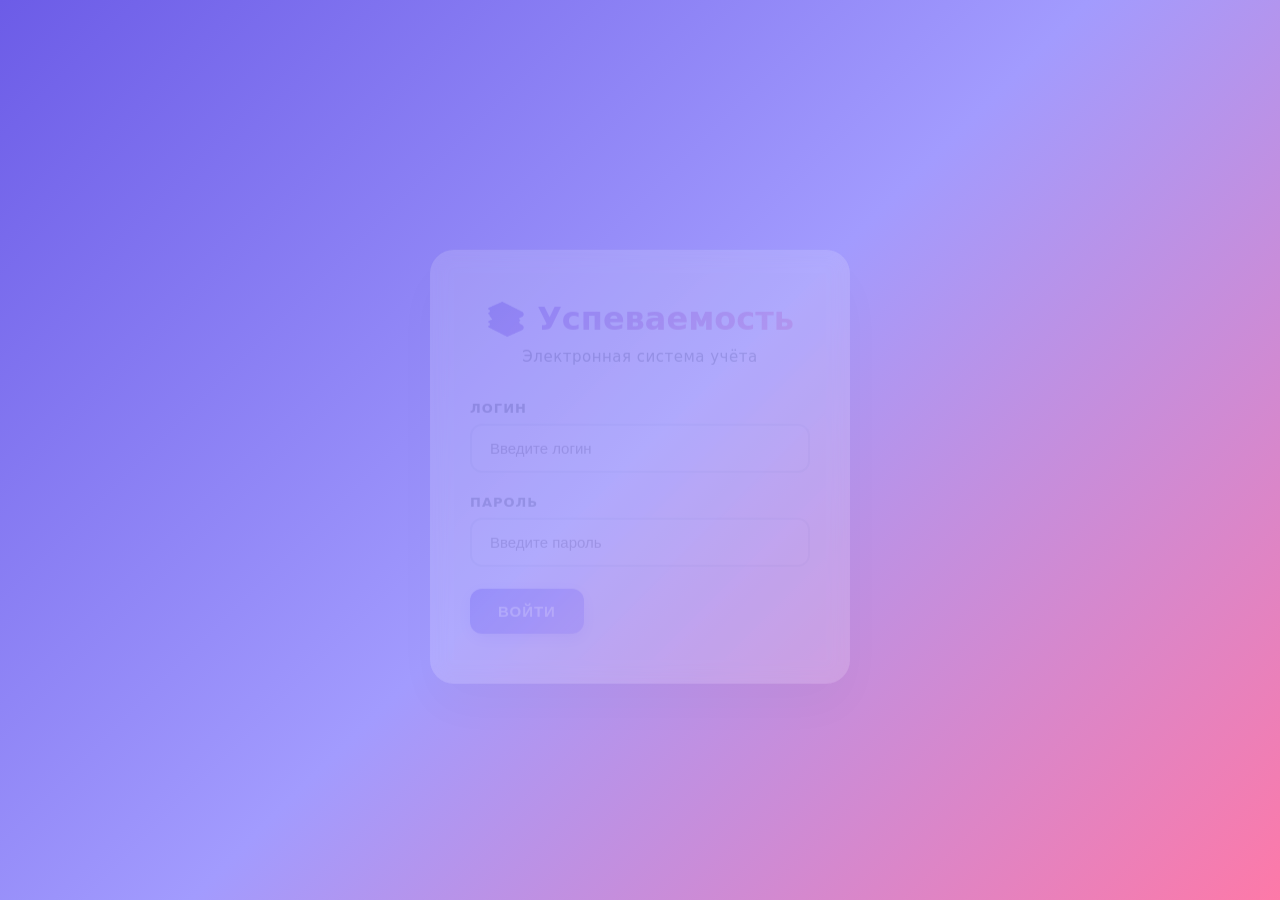
<file: frontend/index.html>
<!DOCTYPE html>
<html lang="ru">
<head>
    <meta charset="UTF-8">
    <meta name="viewport" content="width=device-width, initial-scale=1.0">
    <title>Система учёта успеваемости</title>
    <meta http-equiv="refresh" content="0; url=pages/login.html">
</head>
<body>
    <p>Перенаправление на страницу входа...</p>
</body>
</html>
</file>
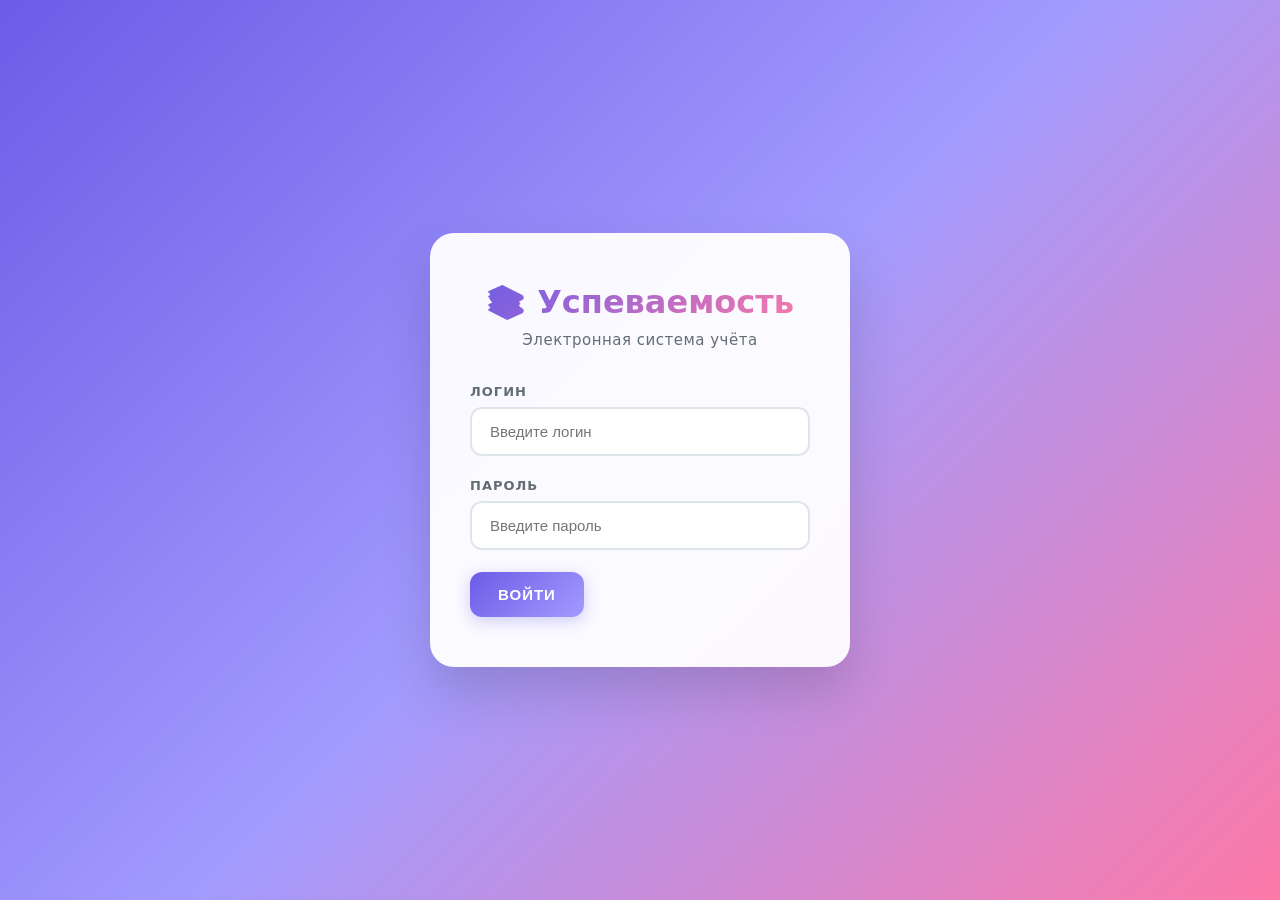
<file: frontend/pages/admin.html>
<!DOCTYPE html>
<html lang="ru">
<head>
    <meta charset="UTF-8">
    <meta name="viewport" content="width=device-width, initial-scale=1.0">
    <title>Админ-панель</title>
    <link rel="stylesheet" href="../css/style.css">
    <style>
        .tabs { display: flex; gap: 10px; margin-bottom: 20px; flex-wrap: wrap; }
        .tab-btn { padding: 10px 20px; border: 2px solid var(--border); background: white; border-radius: 8px; cursor: pointer; font-weight: 600; transition: all 0.3s; }
        .tab-btn:hover, .tab-btn.active { background: var(--primary); color: white; border-color: var(--primary); }
        .tab-content { display: none; }
        .tab-content.active { display: block; }
        .form-row { display: grid; grid-template-columns: 1fr 1fr; gap: 15px; }
        .form-row input, .form-row select { width: 100%; padding: 12px 16px; border: 2px solid var(--border); border-radius: 8px; font-size: 15px; outline: none; background: white; }
        .form-row input:focus, .form-row select:focus { border-color: var(--primary); }
        .card { background: var(--card-bg); padding: 20px; border-radius: var(--radius); box-shadow: var(--shadow); margin-bottom: 20px; }
        .card h3 { margin-bottom: 15px; color: var(--primary); }
        th[onclick] { cursor: pointer; user-select: none; }
    </style>
</head>
<body>
    <div class="dashboard">
        <aside class="sidebar">
            <h2>📚 Успеваемость</h2>
            <div class="user-info">
                <div class="user-name" id="sidebarUserName"></div>
                <div class="user-role">Администратор</div>
            </div>
            <ul class="nav-menu">
                <li><a href="dashboard.html"><span class="icon">📊</span> Главная</a></li>
                <li><a href="admin.html" class="active"><span class="icon">⚙️</span> Администрирование</a></li>
            </ul>
            <button class="logout-btn" onclick="Auth.logout()">🚪 Выйти</button>
        </aside>

        <main class="main-content">
            <div class="page-header"><h1>Администрирование</h1></div>
            <div class="success-message" id="successMessage"></div>
            <div class="error-message" id="errorMessage"></div>

            <div class="tabs">
                <button class="tab-btn active" onclick="switchTab('groups')">👥 Группы</button>
                <button class="tab-btn" onclick="switchTab('students')">🎓 Студенты</button>
                <button class="tab-btn" onclick="switchTab('teachers')">👨‍🏫 Преподаватели</button>
                <button class="tab-btn" onclick="switchTab('subjects')">📖 Предметы</button>
                <button class="tab-btn" onclick="switchTab('users')">👤 Пользователи</button>
                <button class="tab-btn" onclick="switchTab('logs')">📋 Логи</button>
                <button class="tab-btn" onclick="switchTab('parents')">👨‍👩‍👧 Родители</button>
            </div>

            <!-- Группы -->
            <div class="tab-content active" id="tab-groups">
                <div class="card">
                    <h3>➕ Создать группу</h3>
                    <form id="groupForm">
                        <div class="form-row">
                            <input type="text" id="groupName" placeholder="Название (ИС-301)" required>
                            <input type="number" id="groupCourse" placeholder="Курс (1-5)" min="1" max="5" required>
                            <input type="text" id="groupFaculty" placeholder="Факультет" required style="grid-column: span 2;">
                        </div>
                        <button type="submit" class="btn btn-primary" style="margin-top:15px;">Создать</button>
                    </form>
                </div>
                <div class="table-container" id="groupsTable"></div>
            </div>

            <!-- Студенты -->
            <div class="tab-content" id="tab-students">
                <div class="card">
                    <h3>➕ Добавить студента</h3>
                    <form id="studentForm">
                        <div class="form-row">
                            <input type="text" id="studUsername" placeholder="Логин" required>
                            <input type="email" id="studEmail" placeholder="Email" required>
                            <input type="password" id="studPassword" placeholder="Пароль" required>
                            <input type="text" id="studFullName" placeholder="ФИО" required>
                            <select id="studGroupId" required><option value="">Выберите группу</option></select>
                            <input type="text" id="studCard" placeholder="Номер студенческого" required>
                            <input type="date" id="studEnrollment" placeholder="Дата зачисления" required>
                            <input type="text" id="studParentUsername" placeholder="Логин родителя (необязательно)" style="grid-column: span 2;">
                        </div>
                        <button type="submit" class="btn btn-primary" style="margin-top:15px;">Добавить</button>
                    </form>
                </div>
                <div class="table-container" id="studentsTable"></div>
            </div>

            <!-- Преподаватели -->
            <div class="tab-content" id="tab-teachers">
                <div class="card">
                    <h3>➕ Добавить преподавателя</h3>
                    <form id="teacherForm">
                        <div class="form-row">
                            <input type="text" id="teachUsername" placeholder="Логин" required>
                            <input type="email" id="teachEmail" placeholder="Email" required>
                            <input type="password" id="teachPassword" placeholder="Пароль" required>
                            <input type="text" id="teachFullName" placeholder="ФИО" required>
                            <input type="text" id="teachDepartment" placeholder="Кафедра" required>
                            <input type="text" id="teachPosition" placeholder="Преподаваемый предмет">
                        </div>
                        <button type="submit" class="btn btn-primary" style="margin-top:15px;">Добавить</button>
                    </form>
                </div>
                <div class="table-container" id="teachersTable"></div>
            </div>

            <!-- Предметы -->
            <div class="tab-content" id="tab-subjects">
                <div class="card">
                    <h3>➕ Добавить предмет</h3>
                    <form id="subjectForm">
                        <div class="form-row">
                            <input type="text" id="subjName" placeholder="Название предмета" required>
                            <select id="subjTeacherId" required><option value="">Выберите преподавателя</option></select>
                            <select id="subjGroupId" required><option value="">Выберите группу</option></select>
                            <select id="subjSemester" required><option value="">Семестр</option><option value="1">1 семестр</option><option value="2">2 семестр</option></select>
                            <input type="number" id="subjHours" placeholder="Количество часов" required style="grid-column: span 2;">
                        </div>
                        <button type="submit" class="btn btn-primary" style="margin-top:15px;">Добавить</button>
                    </form>
                </div>
                <div class="table-container" id="subjectsTable"></div>
            </div>

            <!-- Родители -->
<div class="tab-content" id="tab-parents">
    <div class="card">
        <h3>➕ Добавить родителя</h3>
        <form id="parentForm">
            <div class="form-row">
                <input type="text" id="parentUsername" placeholder="Логин" required>
                <input type="email" id="parentEmail" placeholder="Email" required>
                <input type="password" id="parentPassword" placeholder="Пароль" required>
                <input type="text" id="parentFullName" placeholder="ФИО" required>
                <select id="parentStudentIds" multiple style="grid-column: span 2; padding: 12px; border: 2px solid var(--border); border-radius: 8px; min-height: 100px;">
                    <option value="">Выберите студентов (можно несколько)</option>
                </select>
            </div>
            <button type="submit" class="btn btn-primary" style="margin-top:15px;">Добавить</button>
        </form>
    </div>
    <div class="table-container" id="parentsTable"></div>
</div>

            <!-- Пользователи -->
            <div class="tab-content" id="tab-users">
                <div class="table-container" id="usersTable"></div>
            </div>

                        <!-- Логи -->
            <div class="tab-content" id="tab-logs">
                <div style="display: flex; gap: 10px; margin-bottom: 15px; flex-wrap: wrap;">
                    <select id="logFilterRole" style="padding: 8px; border: 2px solid var(--border); border-radius: 8px;">
                        <option value="">Все роли</option>
                        <option value="admin">Администратор</option>
                        <option value="teacher">Преподаватель</option>
                        <option value="student">Студент</option>
                        <option value="parent">Родитель</option>
                    </select>
                    <select id="logFilterUser" style="padding: 8px; border: 2px solid var(--border); border-radius: 8px;">
                        <option value="">Все пользователи</option>
                    </select>
                    <select id="logFilterAction" style="padding: 8px; border: 2px solid var(--border); border-radius: 8px;">
                        <option value="">Все действия</option>
                        <option value="Выставил">Оценки</option>
                        <option value="Отметил">Посещаемость</option>
                        <option value="Создал">Создание</option>
                        <option value="Удалил">Удаление</option>
                        <option value="Экспортировал">Экспорт</option>
                        <option value="Вошёл">Вход</option>
                        <option value="Изменил">Изменение</option>
                    </select>
                    <input type="date" id="logFilterDateFrom" style="padding: 8px; border: 2px solid var(--border); border-radius: 8px;" placeholder="С даты">
                    <input type="date" id="logFilterDateTo" style="padding: 8px; border: 2px solid var(--border); border-radius: 8px;" placeholder="По дату">
                    <button id="applyLogFilter" class="btn btn-primary" style="width: auto; padding: 8px 15px;">🔍</button>
                    <button id="exportLogsBtn" class="btn btn-primary" style="width: auto; padding: 8px 15px;">📥 Excel</button>
                </div>
                <div class="table-container" id="logsTable"></div>
            </div>
        </main>
    </div>

    <script src="../js/config.js"></script>
    <script src="../js/api.js"></script>
    <script src="../js/auth.js"></script>
    <script>
        Auth.checkAuth();
        const user = Auth.getUser();
        document.getElementById('sidebarUserName').textContent = user.full_name;
        if (user.role !== 'admin') { window.location.href = 'dashboard.html'; }

        function showSuccess(msg) { const el = document.getElementById('successMessage'); el.textContent = msg; el.style.display = 'block'; setTimeout(() => el.style.display = 'none', 3000); }
        function showError(msg) { const el = document.getElementById('errorMessage'); el.textContent = msg; el.style.display = 'block'; setTimeout(() => el.style.display = 'none', 5000); }

        document.getElementById('groupName').addEventListener('input', function() { this.value = Validator.alphanumericPattern(this.value); });
        document.getElementById('groupFaculty').addEventListener('input', function() { this.value = Validator.alphanumericPattern(this.value); });
        document.getElementById('studUsername').addEventListener('input', function() { this.value = Validator.usernamePattern(this.value); });
        document.getElementById('studFullName').addEventListener('input', function() { this.value = Validator.namePattern(this.value); });
        document.getElementById('studCard').addEventListener('input', function() { this.value = this.value.replace(/[^a-zA-Zа-яА-ЯёЁ0-9\-]/g, ''); });
        document.getElementById('teachUsername').addEventListener('input', function() { this.value = Validator.usernamePattern(this.value); });
        document.getElementById('teachFullName').addEventListener('input', function() { this.value = Validator.namePattern(this.value); });
        document.getElementById('teachDepartment').addEventListener('input', function() { this.value = Validator.alphanumericPattern(this.value); });
        document.getElementById('teachPosition').addEventListener('input', function() { this.value = Validator.alphanumericPattern(this.value); });
        document.getElementById('subjName').addEventListener('input', function() { this.value = Validator.alphanumericPattern(this.value); });
        document.getElementById('exportLogsBtn').addEventListener('click', () => {
    const uf = document.getElementById('logFilterUser').value;
    const af = document.getElementById('logFilterAction').value;
    const df = document.getElementById('logFilterDateFrom').value;
    const dt = document.getElementById('logFilterDateTo').value;
    window.open(`${CONFIG.API_URL}/api/reports/audit-logs/excel?username=${encodeURIComponent(uf)}&action=${encodeURIComponent(af)}&date_from=${df}&date_to=${dt}`, '_blank');
});

        function sortTable(tableId, colIndex) {
            const table = document.getElementById(tableId);
            if (!table) return;
            const tbody = table.querySelector('tbody');
            if (!tbody) return;
            const rows = Array.from(tbody.querySelectorAll('tr'));
            const isAsc = table.dataset.sortCol == colIndex && table.dataset.sortDir === 'asc';
            table.dataset.sortCol = colIndex;
            table.dataset.sortDir = isAsc ? 'desc' : 'asc';
            rows.sort((a, b) => {
                let aVal = a.cells[colIndex].textContent.trim();
                let bVal = b.cells[colIndex].textContent.trim();
                if (!isNaN(aVal) && !isNaN(bVal)) return isAsc ? bVal - aVal : aVal - bVal;
                return isAsc ? bVal.localeCompare(aVal) : aVal.localeCompare(bVal);
            });
            tbody.innerHTML = '';
            rows.forEach(r => tbody.appendChild(r));
        }

        let currentLogPage = 1;

        async function switchTab(tabName) {
            document.querySelectorAll('.tab-btn').forEach(b => b.classList.remove('active'));
            document.querySelectorAll('.tab-content').forEach(c => c.classList.remove('active'));
            event.target.classList.add('active');
            document.getElementById('tab-' + tabName).classList.add('active');
            if (tabName === 'groups') loadGroups();
            if (tabName === 'students') { await loadGroupsForSelect(); loadStudents(); }
            if (tabName === 'teachers') loadTeachers();
            if (tabName === 'subjects') { await loadTeachersForSelect(); await loadGroupsForSelect(); loadSubjects(); }
            if (tabName === 'users') loadUsers();
            if (tabName === 'logs') { currentLogPage = 1; loadUserFilter(); loadLogs(1); }
            if (tabName === 'parents') { loadStudentsForParentSelect(); loadParents(); }
        }

        async function loadGroups() {
            try {
                const groups = await API.get('/api/admin/groups');
                document.getElementById('groupsTable').innerHTML = `<table id="tblGroups"><thead><tr><th onclick="sortTable('tblGroups',0)">ID ↕</th><th onclick="sortTable('tblGroups',1)">Название ↕</th><th>Курс</th><th>Факультет</th><th>Действие</th></tr></thead><tbody>${groups.map(g => `<tr><td>${g.id}</td><td>${g.name}</td><td>${g.course}</td><td>${g.faculty}</td><td><button class="btn btn-danger" style="width:auto;padding:6px 12px;" onclick="deleteGroup(${g.id})">Удалить</button></td></tr>`).join('')}</tbody></table>`;
            } catch(e) { showError('Ошибка загрузки групп'); }
        }
        async function loadGroupsForSelect() {
            try {
                const groups = await API.get('/api/admin/groups');
                ['studGroupId', 'subjGroupId'].forEach(id => { const s = document.getElementById(id); if(s) s.innerHTML = '<option value="">Выберите группу</option>' + groups.map(g => `<option value="${g.id}">${g.name} (курс ${g.course})</option>`).join(''); });
            } catch(e) {}
        }
        async function loadTeachersForSelect() {
            try {
                const teachers = await API.get('/api/admin/teachers');
                const s = document.getElementById('subjTeacherId'); if(s) s.innerHTML = '<option value="">Выберите преподавателя</option>' + teachers.map(t => `<option value="${t.id}">${t.full_name} (${t.department})</option>`).join('');
            } catch(e) {}
        }
        async function deleteGroup(id) { if(!confirm('Удалить?')) return; await API.delete(`/api/admin/groups/${id}`); showSuccess('Удалено'); loadGroups(); }
        document.getElementById('groupForm').addEventListener('submit', async e => {
            e.preventDefault();
            await API.post('/api/admin/groups', { name: document.getElementById('groupName').value, course: parseInt(document.getElementById('groupCourse').value), faculty: document.getElementById('groupFaculty').value });
            showSuccess('Группа создана!'); e.target.reset(); loadGroups();
        });

        async function loadStudents() {
            try {
                const students = await API.get('/api/admin/students');
                document.getElementById('studentsTable').innerHTML = `<table id="tblStudents"><thead><tr><th onclick="sortTable('tblStudents',0)">ID ↕</th><th onclick="sortTable('tblStudents',1)">ФИО ↕</th><th>Группа</th><th>Билет</th><th>Действие</th></tr></thead><tbody>${students.map(s => `<tr><td>${s.id}</td><td>${s.full_name}</td><td>${s.group_name||'-'}</td><td>${s.student_card_number}</td><td><button class="btn btn-danger" style="width:auto;padding:6px 12px;" onclick="deleteStudent(${s.id})">Удалить</button></td></tr>`).join('')}</tbody></table>`;
            } catch(e) { showError('Ошибка'); }
        }
        async function deleteStudent(id) { if(!confirm('Удалить?')) return; await API.delete(`/api/admin/students/${id}`); showSuccess('Удалён'); loadStudents(); }
        document.getElementById('studentForm').addEventListener('submit', async e => {
            e.preventDefault();
            await API.post('/api/admin/students', {
                username: document.getElementById('studUsername').value, email: document.getElementById('studEmail').value,
                password: document.getElementById('studPassword').value, full_name: document.getElementById('studFullName').value,
                group_id: parseInt(document.getElementById('studGroupId').value), student_card_number: document.getElementById('studCard').value,
                enrollment_date: document.getElementById('studEnrollment').value, parent_username: document.getElementById('studParentUsername').value || null
            });
            showSuccess('Студент добавлен!'); e.target.reset(); loadStudents();
        });

        async function loadTeachers() {
            try {
                const teachers = await API.get('/api/admin/teachers');
                document.getElementById('teachersTable').innerHTML = `<table id="tblTeachers"><thead><tr><th onclick="sortTable('tblTeachers',0)">ID ↕</th><th onclick="sortTable('tblTeachers',1)">ФИО ↕</th><th>Кафедра</th><th>Предмет</th><th>Действие</th></tr></thead><tbody>${teachers.map(t => `<tr><td>${t.id}</td><td>${t.full_name}</td><td>${t.department}</td><td>${t.position||'-'}</td><td><button class="btn btn-danger" style="width:auto;padding:6px 12px;" onclick="deleteTeacher(${t.id})">Удалить</button></td></tr>`).join('')}</tbody></table>`;
            } catch(e) { showError('Ошибка'); }
        }
        async function deleteTeacher(id) { if(!confirm('Удалить?')) return; await API.delete(`/api/admin/teachers/${id}`); showSuccess('Удалён'); loadTeachers(); }
        document.getElementById('teacherForm').addEventListener('submit', async e => {
            e.preventDefault();
            await API.post('/api/admin/teachers', {
                username: document.getElementById('teachUsername').value, email: document.getElementById('teachEmail').value,
                password: document.getElementById('teachPassword').value, full_name: document.getElementById('teachFullName').value,
                department: document.getElementById('teachDepartment').value, position: document.getElementById('teachPosition').value || null
            });
            showSuccess('Добавлен!'); e.target.reset(); loadTeachers();
        });

        async function loadSubjects() {
            try {
                const subjects = await API.get('/api/admin/subjects');
                document.getElementById('subjectsTable').innerHTML = `<table id="tblSubjects"><thead><tr><th onclick="sortTable('tblSubjects',0)">ID ↕</th><th onclick="sortTable('tblSubjects',1)">Название ↕</th><th>Преподаватель</th><th>Группа</th><th>Семестр</th><th>Часы</th><th>Действие</th></tr></thead><tbody>${subjects.map(s => `<tr><td>${s.id}</td><td>${s.name}</td><td>${s.teacher_name||'-'}</td><td>${s.group_name||'-'}</td><td>${s.semester}</td><td>${s.hours}</td><td><button class="btn btn-danger" style="width:auto;padding:6px 12px;" onclick="deleteSubject(${s.id})">Удалить</button></td></tr>`).join('')}</tbody></table>`;
            } catch(e) { showError('Ошибка'); }
        }
        async function deleteSubject(id) { if(!confirm('Удалить?')) return; await API.delete(`/api/admin/subjects/${id}`); showSuccess('Удалён'); loadSubjects(); }
        document.getElementById('subjectForm').addEventListener('submit', async e => {
            e.preventDefault();
            await API.post('/api/admin/subjects', {
                name: document.getElementById('subjName').value, teacher_id: parseInt(document.getElementById('subjTeacherId').value),
                group_id: parseInt(document.getElementById('subjGroupId').value), semester: parseInt(document.getElementById('subjSemester').value),
                hours: parseInt(document.getElementById('subjHours').value)
            });
            showSuccess('Добавлен!'); e.target.reset(); loadSubjects();
        });

        async function loadUsers() {
            try {
                const users = await API.get('/api/admin/users');
                document.getElementById('usersTable').innerHTML = `<table id="tblUsers"><thead><tr><th onclick="sortTable('tblUsers',0)">ID ↕</th><th onclick="sortTable('tblUsers',1)">Логин ↕</th><th>Email</th><th>ФИО</th><th>Роль</th></tr></thead><tbody>${users.map(u => `<tr><td>${u.id}</td><td>${u.username}</td><td>${u.email}</td><td>${u.full_name}</td><td><span class="badge ${u.role==='admin'?'badge-excused':u.role==='teacher'?'badge-present':u.role==='student'?'badge-late':'badge-absent'}">${u.role}</span></td></tr>`).join('')}</tbody></table>`;
            } catch(e) { showError('Ошибка'); }
        }

        async function loadUserFilter() {
            try {
                const users = await API.get('/api/admin/users');
                const select = document.getElementById('logFilterUser');
                select.innerHTML = '<option value="">Все пользователи</option>' +
                    users.map(u => `<option value="${u.full_name}">${u.full_name} (${u.role})</option>`).join('');
            } catch(e) {}
        }

                        async function loadUserFilter(roleFilter = '') {
            try {
                const users = await API.get('/api/admin/users');
                const select = document.getElementById('logFilterUser');
                let filtered = users;
                if (roleFilter) {
                    filtered = users.filter(u => u.role === roleFilter);
                }
                select.innerHTML = '<option value="">Все пользователи</option>' +
                    filtered.map(u => `<option value="${u.full_name}">${u.full_name} (${u.role})</option>`).join('');
            } catch(e) {}
        }

                async function loadLogs(page = 1) {
            try {
                currentLogPage = page;
                const role = document.getElementById('logFilterRole').value;
                const uf = document.getElementById('logFilterUser').value;
                const af = document.getElementById('logFilterAction').value;
                const df = document.getElementById('logFilterDateFrom').value;
                const dt = document.getElementById('logFilterDateTo').value;
                let url = `/api/reports/audit-logs?username=${encodeURIComponent(uf)}&action=${encodeURIComponent(af)}&date_from=${df}&date_to=${dt}&page=1&page_size=1000`;
                const result = await API.get(url);
                let logs = result.data;
                if (role) {
                    const roleMap = { admin: 'ADMIN', teacher: 'TEACHER', student: 'STUDENT', parent: 'PARENT' };
                    const searchRole = roleMap[role] || role.toUpperCase();
                    logs = logs.filter(l => l.details && l.details.toUpperCase().includes('USERROLE.' + searchRole));
                }

                let html = `<table id="tblLogs"><thead><tr><th onclick="sortTable('tblLogs',0)">ID ↕</th><th onclick="sortTable('tblLogs',1)">Пользователь ↕</th><th onclick="sortTable('tblLogs',2)">Действие ↕</th><th>Детали</th><th onclick="sortTable('tblLogs',4)">Дата ↕</th></tr></thead><tbody>`;
                logs.forEach(l => {
                    html += `<tr><td>${l.id}</td><td><strong>${l.username}</strong></td><td><span class="badge badge-present">${l.action}</span></td><td>${l.details||'-'}</td><td>${new Date(l.created_at).toLocaleString('ru-RU')}</td></tr>`;
                });
                html += `</tbody></table>`;
                html += `<div style="text-align:center;margin-top:5px;color:var(--text-light);">Всего по фильтру: ${logs.length} записей</div>`;

                document.getElementById('logsTable').innerHTML = html;
            } catch(e) { showError('Ошибка загрузки логов'); }
        }

        document.getElementById('applyLogFilter').addEventListener('click', () => loadLogs(1));
        document.getElementById('exportLogsBtn').addEventListener('click', () => {
            const uf = document.getElementById('logFilterUser').value;
            const af = document.getElementById('logFilterAction').value;
            const df = document.getElementById('logFilterDateFrom').value;
            const dt = document.getElementById('logFilterDateTo').value;
            window.open(`${CONFIG.API_URL}/api/reports/audit-logs/excel?username=${encodeURIComponent(uf)}&action=${encodeURIComponent(af)}&date_from=${df}&date_to=${dt}`, '_blank');
        });
        document.getElementById('logFilterRole').addEventListener('change', function() {
            loadUserFilter(this.value);
        });

async function loadStudentsForParentSelect() {
    try {
        const students = await API.get('/api/admin/students');
        const select = document.getElementById('parentStudentIds');
        select.innerHTML = students.map(s => `<option value="${s.user_id}">${s.full_name} (${s.group_name})</option>`).join('');
    } catch(e) {}
}

        async function loadParents() {
            try {
                const parents = await API.get('/api/admin/parents');
                document.getElementById('parentsTable').innerHTML = `<table><thead><tr><th>ID</th><th>Логин</th><th>ФИО</th><th>Email</th><th>Детей</th><th>Дети</th><th>Действие</th></tr></thead><tbody>${parents.map(p => `<tr><td>${p.id}</td><td>${p.username}</td><td>${p.full_name}</td><td>${p.email}</td><td>${p.children_count}</td><td>${p.children.map(c => c.name).join(', ') || '-'}</td><td><button class="btn btn-danger" style="width:auto;padding:6px 12px;" onclick="deleteParent(${p.id})">Удалить</button></td></tr>`).join('')}</tbody></table>`;
            } catch(e) { showError('Ошибка'); }
        }

                async function deleteParent(id) {
            if(!confirm('Удалить родителя?')) return;
            try {
                const token = localStorage.getItem('access_token');
                await fetch(`${CONFIG.API_URL}/api/admin/users/${id}`, {
                    method: 'DELETE',
                    headers: { 'Authorization': `Bearer ${token}` }
                });
                showSuccess('Удалён');
                loadParents();
            } catch(e) { showError('Ошибка удаления'); }
        }

        async function loadStudentsForParentSelect() {
            try {
                const students = await API.get('/api/admin/students');
                const select = document.getElementById('parentStudentIds');
                if (select) {
                    select.innerHTML = students.map(s => `<option value="${s.user_id}">${s.full_name} (${s.group_name})</option>`).join('');
                }
            } catch(e) {}
        }

        document.getElementById('parentForm').addEventListener('submit', async e => {
            e.preventDefault();
            const token = localStorage.getItem('access_token');
            const selectedStudents = Array.from(document.getElementById('parentStudentIds').selectedOptions).map(o => o.value).join(',');
            const params = new URLSearchParams({
                username: document.getElementById('parentUsername').value,
                email: document.getElementById('parentEmail').value,
                password: document.getElementById('parentPassword').value,
                full_name: document.getElementById('parentFullName').value,
                student_user_ids: selectedStudents
            });
            try {
                const response = await fetch(`${CONFIG.API_URL}/api/admin/parents?${params}`, {
                    method: 'POST',
                    headers: { 'Authorization': `Bearer ${token}` }
                });
                if (response.ok) {
                    showSuccess('Родитель добавлен!');
                    e.target.reset();
                    loadParents();
                } else {
                    const err = await response.json();
                    showError(err.detail || 'Ошибка');
                }
            } catch(err) {
                showError('Ошибка соединения');
            }
        });

        document.getElementById('applyLogFilter').addEventListener('click', () => loadLogs(1));
        document.getElementById('exportLogsBtn').addEventListener('click', () => {
            const uf = document.getElementById('logFilterUser').value;
            const af = document.getElementById('logFilterAction').value;
            const df = document.getElementById('logFilterDateFrom').value;
            const dt = document.getElementById('logFilterDateTo').value;
            window.open(`${CONFIG.API_URL}/api/reports/audit-logs/excel?username=${encodeURIComponent(uf)}&action=${encodeURIComponent(af)}&date_from=${df}&date_to=${dt}`, '_blank');
        });
        document.getElementById('logFilterRole').addEventListener('change', function() {
            loadUserFilter(this.value);
        });

        loadGroups();
    </script>
    <script src="../js/theme.js"></script>
</body>
</html>
</file>
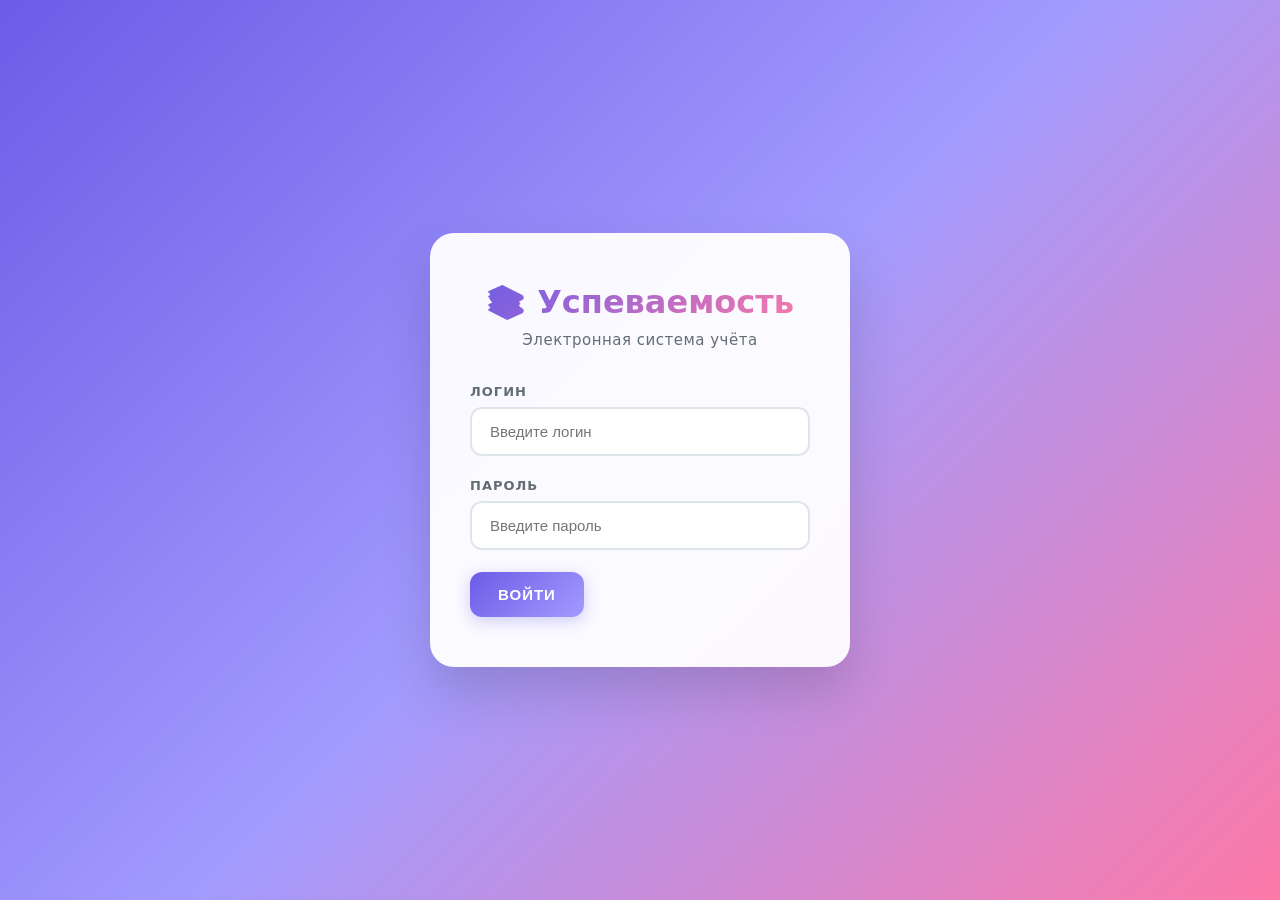
<file: frontend/pages/dashboard.html>
<!DOCTYPE html>
<html lang="ru">
<head>
    <meta charset="UTF-8">
    <meta name="viewport" content="width=device-width, initial-scale=1.0">
    <title>Панель управления</title>
    <link rel="stylesheet" href="../css/style.css">
</head>
<body>
    <div class="dashboard">
        <aside class="sidebar">
            <h2>📚 Успеваемость</h2>
            <div class="user-info">
                <div class="user-name" id="sidebarUserName"></div>
                <div class="user-role" id="sidebarUserRole"></div>
            </div>
            <ul class="nav-menu" id="navMenu"></ul>
            <button class="logout-btn" onclick="Auth.logout()">🚪 Выйти</button>
        </aside>
        <main class="main-content">
            <div class="page-header">
                <h1>Добро пожаловать, <span id="userName"></span>!</h1>
            </div>

            <button id="changePasswordBtn" class="btn btn-primary" style="width:auto;padding:10px 20px;margin-bottom:20px;">🔒 Сменить пароль</button>

            <div id="passwordModal" style="display:none;position:fixed;top:0;left:0;width:100%;height:100%;background:rgba(0,0,0,0.5);z-index:1000;justify-content:center;align-items:center;">
                <div style="background:white;padding:30px;border-radius:10px;width:400px;">
                    <h3>🔒 Смена пароля</h3>
                    <input type="password" id="oldPassword" placeholder="Старый пароль" style="width:100%;padding:10px;margin:10px 0;border:2px solid #ddd;border-radius:8px;">
                    <input type="password" id="newPassword" placeholder="Новый пароль" style="width:100%;padding:10px;margin:10px 0;border:2px solid #ddd;border-radius:8px;">
                    <div style="display:flex;gap:10px;margin-top:15px;">
                        <button id="savePassword" class="btn btn-primary" style="flex:1;">Сохранить</button>
                        <button id="cancelPassword" class="btn btn-danger" style="flex:1;">Отмена</button>
                    </div>
                    <div id="passwordMessage" style="margin-top:10px;text-align:center;"></div>
                </div>
            </div>

            <div class="stats-grid" id="statsGrid"></div>

            <div class="table-container">
                <h3 style="padding: 20px;">📌 Быстрый доступ</h3>
                <table>
                    <thead><tr><th>Раздел</th><th>Описание</th><th>Действие</th></tr></thead>
                    <tbody id="quickLinks"></tbody>
                </table>
            </div>
        </main>
    </div>
    <script src="../js/config.js"></script>
    <script src="../js/api.js"></script>
    <script src="../js/auth.js"></script>
    <script>
        Auth.checkAuth();
        const user = Auth.getUser();
        const token = localStorage.getItem('access_token');
        if (user.role === 'parent') { window.location.href = 'parent.html'; }

        document.getElementById('sidebarUserName').textContent = user.full_name;
        document.getElementById('sidebarUserRole').textContent =
            user.role === 'admin' ? 'Администратор' : user.role === 'teacher' ? 'Преподаватель' : 'Студент';
        document.getElementById('userName').textContent = user.full_name.split(' ')[0];

        // Меню
                let menuHTML = '<li><a href="dashboard.html" class="active"><span class="icon">📊</span> Главная</a></li>';
        if (user.role === 'admin') {
            menuHTML += '<li><a href="admin.html"><span class="icon">⚙️</span> Администрирование</a></li>';
        } else if (user.role === 'teacher') {
            menuHTML += '<li><a href="grades.html"><span class="icon">📝</span> Оценки</a></li>';
            menuHTML += '<li><a href="attendance.html"><span class="icon">📋</span> Посещаемость</a></li>';
            menuHTML += '<li><a href="reports.html"><span class="icon">📈</span> Ведомость</a></li>';
        } else {
            menuHTML += '<li><a href="grades.html"><span class="icon">📝</span> Оценки</a></li>';
            menuHTML += '<li><a href="attendance.html"><span class="icon">📋</span> Посещаемость</a></li>';
        }
        document.getElementById('navMenu').innerHTML = menuHTML;

        // Быстрый доступ
        let quickHTML = '';
        if (user.role !== 'admin') {
            quickHTML += '<tr><td>📝 Оценки</td><td>Просмотр и управление оценками</td><td><a href="grades.html" style="color:var(--primary);">Перейти →</a></td></tr>';
            quickHTML += '<tr><td>📋 Посещаемость</td><td>Просмотр и отметка посещаемости</td><td><a href="attendance.html" style="color:var(--primary);">Перейти →</a></td></tr>';
        } else {
            quickHTML += '<tr><td>📈 Ведомость</td><td>Отчёты по группам</td><td><a href="reports.html" style="color:var(--primary);">Перейти →</a></td></tr>';
            quickHTML += '<tr><td>⚙️ Администрирование</td><td>Управление системой</td><td><a href="admin.html" style="color:var(--primary);">Перейти →</a></td></tr>';
        }
        document.getElementById('quickLinks').innerHTML = quickHTML;

        // Статистика
        async function loadStats() {
            try {
                const stats = await API.get('/api/reports/stats');
                document.getElementById('statsGrid').innerHTML = `
                    <div class="stat-card"><div class="stat-value">${stats.students}</div><div class="stat-label">Студентов</div></div>
                    <div class="stat-card"><div class="stat-value">${stats.teachers}</div><div class="stat-label">Преподавателей</div></div>
                    <div class="stat-card"><div class="stat-value">${stats.groups}</div><div class="stat-label">Групп</div></div>
                    <div class="stat-card"><div class="stat-value">${stats.subjects}</div><div class="stat-label">Предметов</div></div>
                    <div class="stat-card"><div class="stat-value">${stats.grades}</div><div class="stat-label">Оценок</div></div>
                    <div class="stat-card"><div class="stat-value">${stats.attendance}</div><div class="stat-label">Посещаемости</div></div>
                `;
            } catch(e) {}
        }
        loadStats();

        // Смена пароля
        document.getElementById('changePasswordBtn').addEventListener('click', () => {
            document.getElementById('passwordModal').style.display = 'flex';
        });
        document.getElementById('cancelPassword').addEventListener('click', () => {
            document.getElementById('passwordModal').style.display = 'none';
        });
        document.getElementById('savePassword').addEventListener('click', async () => {
            const oldPass = document.getElementById('oldPassword').value;
            const newPass = document.getElementById('newPassword').value;
            try {
                const response = await fetch(`${CONFIG.API_URL}/api/auth/change-password?old_password=${encodeURIComponent(oldPass)}&new_password=${encodeURIComponent(newPass)}`, {
                    method: 'PUT',
                    headers: {'Authorization': `Bearer ${token}`}
                });
                const data = await response.json();
                document.getElementById('passwordMessage').textContent = data.message || data.detail || 'Готово!';
                document.getElementById('passwordMessage').style.color = response.ok ? 'green' : 'red';
                if (response.ok) setTimeout(() => document.getElementById('passwordModal').style.display = 'none', 1500);
            } catch(e) {
                document.getElementById('passwordMessage').textContent = 'Ошибка';
                document.getElementById('passwordMessage').style.color = 'red';
            }
        });
    </script>
<script src="../js/theme.js"></script>
</body>
</html>
</file>
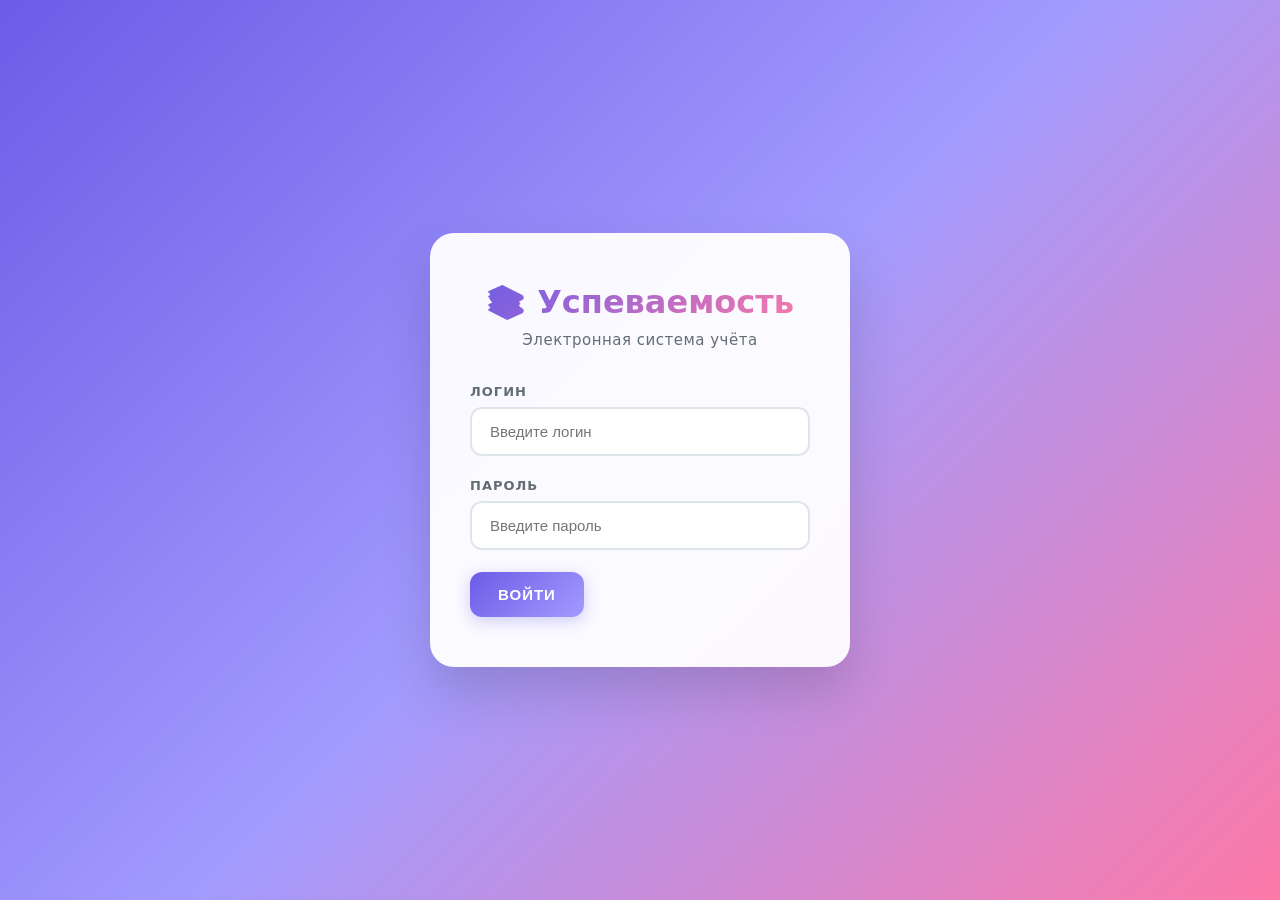
<file: frontend/pages/grades.html>
<!DOCTYPE html>
<html lang="ru">
<head>
    <meta charset="UTF-8">
    <meta name="viewport" content="width=device-width, initial-scale=1.0">
    <title>Оценки</title>
    <link rel="stylesheet" href="../css/style.css">
</head>
<body>
    <div class="dashboard">
        <aside class="sidebar">
            <h2>📚 Успеваемость</h2>
            <div class="user-info">
                <div class="user-name" id="sidebarUserName"></div>
                <div class="user-role" id="sidebarUserRole"></div>
            </div>
            <ul class="nav-menu" id="navMenu"></ul>
            <button class="logout-btn" onclick="Auth.logout()">🚪 Выйти</button>
        </aside>
        <main class="main-content">
            <div class="page-header" style="display:flex;justify-content:space-between;align-items:center;">
                <h1>Оценки</h1>
                <button id="exportGradesBtn" class="btn btn-primary" style="width:auto;padding:10px 20px;">📥 Скачать Excel</button>
            </div>
            <div class="success-message" id="successMessage"></div>
            <div class="error-message" id="errorMessage"></div>
            <div id="teacherForm" style="display:none;background:var(--card-bg);padding:25px;border-radius:var(--radius);box-shadow:var(--shadow);margin-bottom:25px;">
                <h3 style="margin-bottom:20px;color:var(--primary);">➕ Добавить оценку</h3>
                <form id="gradeForm" style="display:grid;grid-template-columns:1fr 1fr;gap:15px;">
                    <select id="gradeStudentId" required style="padding:12px;border:2px solid var(--border);border-radius:8px;"><option value="">Выберите студента</option></select>
                    <select id="gradeSubjectId" required style="padding:12px;border:2px solid var(--border);border-radius:8px;"><option value="">Выберите предмет</option></select>
                    <select id="gradeValue" required style="padding:12px;border:2px solid var(--border);border-radius:8px;"><option value="">Оценка</option><option value="5">5</option><option value="4">4</option><option value="3">3</option><option value="2">2</option></select>
                    <select id="gradeType" required style="padding:12px;border:2px solid var(--border);border-radius:8px;"><option value="">Тип</option><option value="exam">Экзамен</option><option value="test">Зачёт</option><option value="coursework">Курсовая</option><option value="practice">Практика</option></select>
                    <input type="text" id="gradeComment" placeholder="Комментарий" style="padding:12px;border:2px solid var(--border);border-radius:8px;grid-column:span 2;">
                    <button type="submit" class="btn btn-primary" style="grid-column:span 2;">✅ Добавить</button>
                </form>
            </div>
            <div style="display:flex;gap:10px;margin-bottom:15px;flex-wrap:wrap;">
                <select id="filterSubjectGrade" style="padding:10px;border:2px solid var(--border);border-radius:8px;"><option value="">Все предметы</option></select>
                <input type="date" id="filterDateFromGrade" style="padding:10px;border:2px solid var(--border);border-radius:8px;">
                <input type="date" id="filterDateToGrade" style="padding:10px;border:2px solid var(--border);border-radius:8px;">
                <button id="applyGradeFilter" class="btn btn-primary" style="width:auto;padding:10px 15px;">🔍</button>
            </div>
            <div class="table-container">
                <table>
                    <thead><tr><th>ID</th><th>Студент</th><th>Предмет</th><th>Оценка</th><th>Тип</th><th>Дата</th><th>Комментарий</th><th>Действие</th></tr></thead>
                    <tbody id="gradesTableBody"><tr><td colspan="8" style="text-align:center;">Загрузка...</td></tr></tbody>
                </table>
            </div>
        </main>
    </div>
    <script src="../js/config.js"></script>
    <script src="../js/api.js"></script>
    <script src="../js/auth.js"></script>
    <script>
        Auth.checkAuth();
        const user = Auth.getUser();
        const token = localStorage.getItem('access_token');
        if (!token) { window.location.href = 'login.html'; }

        document.getElementById('sidebarUserName').textContent = user.full_name;
        document.getElementById('sidebarUserRole').textContent = user.role==='admin'?'Администратор':user.role==='teacher'?'Преподаватель':'Студент';

        // Меню
        let menu = '<li><a href="dashboard.html"><span class="icon">📊</span> Главная</a></li>';
        menu += '<li><a href="grades.html" class="active"><span class="icon">📝</span> Оценки</a></li>';
        menu += '<li><a href="attendance.html"><span class="icon">📋</span> Посещаемость</a></li>';
        if (user.role === 'teacher') menu += '<li><a href="reports.html"><span class="icon">📈</span> Ведомость</a></li>';
        document.getElementById('navMenu').innerHTML = menu;

        if (user.role === 'teacher') {
    document.getElementById('teacherForm').style.display = 'block';
    loadStudentsForSelect();
    loadSubjectsForSelect();
}
loadSubjectsForFilter();

        document.getElementById('exportGradesBtn').addEventListener('click', () => {
            window.open(`${CONFIG.API_URL}/api/export/grades?token=${encodeURIComponent(token)}`, '_blank');
        });

        async function loadStudentsForSelect() {
            const s = await API.get('/api/admin/students');
            document.getElementById('gradeStudentId').innerHTML = '<option value="">Выберите студента</option>' + s.map(x => `<option value="${x.id}">${x.full_name} (гр. ${x.group_name})</option>`).join('');
        }
        async function loadSubjectsForSelect() {
            const s = user.role==='teacher' ? await API.get('/api/grades/teacher/subjects') : await API.get('/api/admin/subjects');
            document.getElementById('gradeSubjectId').innerHTML = '<option value="">Выберите предмет</option>' + s.map(x => `<option value="${x.id}">${x.name}</option>`).join('');
        }
        async function loadSubjectsForFilter() {
            const s = user.role==='teacher' ? await API.get('/api/grades/teacher/subjects') : await API.get('/api/admin/subjects');
            document.getElementById('filterSubjectGrade').innerHTML = '<option value="">Все предметы</option>' + s.map(x => `<option value="${x.id}">${x.name}</option>`).join('');
        }

        async function loadGrades(gradesData = null) {
            const tbody = document.getElementById('gradesTableBody');
            try {
                let grades = gradesData || await API.get(user.role==='teacher'?'/api/grades/teacher/my':`/api/grades/student/${user.id}`);
                const fs = document.getElementById('filterSubjectGrade').value;
                const fd = document.getElementById('filterDateFromGrade').value;
                const ft = document.getElementById('filterDateToGrade').value;
                if (fs) grades = grades.filter(g => g.subject_id == fs);
                if (fd) grades = grades.filter(g => g.date && g.date >= fd);
                if (ft) grades = grades.filter(g => g.date && g.date <= ft);
                if (!grades || grades.length === 0) { tbody.innerHTML = '<tr><td colspan="8" style="text-align:center;">Оценок пока нет</td></tr>'; return; }
                const isTeacher = user.role === 'teacher';
                tbody.innerHTML = grades.map(g => `<tr><td>${g.id}</td><td>${g.student_name||'ID:'+g.student_id}</td><td>${g.subject_name||'ID:'+g.subject_id}</td><td><span class="${g.value>=5?'grade-excellent':g.value>=4?'grade-good':g.value>=3?'grade-satisfactory':'grade-poor'}">${g.value}</span></td><td>${g.type==='exam'?'Экзамен':g.type==='test'?'Зачёт':g.type==='coursework'?'Курсовая':'Практика'}</td><td>${g.date?new Date(g.date).toLocaleDateString('ru-RU'):'-'}</td><td>${g.comment||'-'}</td>${isTeacher?`<td><button class="btn btn-danger" style="width:auto;padding:4px 10px;font-size:12px;" onclick="deleteGrade(${g.id})">🗑️</button></td>`:'<td></td>'}</tr>`).join('');
            } catch(e) { tbody.innerHTML = '<tr><td colspan="8" style="text-align:center;color:red;">Ошибка загрузки</td></tr>'; }
        }

        document.getElementById('applyGradeFilter').addEventListener('click', () => loadGrades());
        document.getElementById('gradeForm')?.addEventListener('submit', async e => {
            e.preventDefault();
            await API.post('/api/grades/', { student_id: parseInt(document.getElementById('gradeStudentId').value), subject_id: parseInt(document.getElementById('gradeSubjectId').value), value: parseInt(document.getElementById('gradeValue').value), type: document.getElementById('gradeType').value, comment: document.getElementById('gradeComment').value || null });
            document.getElementById('successMessage').textContent = '✅ Оценка добавлена!'; document.getElementById('successMessage').style.display = 'block';
            document.getElementById('gradeForm').reset(); loadGrades();
            setTimeout(() => document.getElementById('successMessage').style.display = 'none', 3000);
        });

        async function deleteGrade(id) {
            if (!confirm('Удалить?')) return;
            await fetch(`${CONFIG.API_URL}/api/grades/${id}`, { method: 'DELETE', headers: {'Authorization': `Bearer ${token}`} });
            document.getElementById('successMessage').textContent = '🗑️ Удалена!'; document.getElementById('successMessage').style.display = 'block';
            loadGrades();
            setTimeout(() => document.getElementById('successMessage').style.display = 'none', 3000);
        }
        loadGrades();
    </script>
<script src="../js/theme.js"></script>
</body>
</html>
</file>
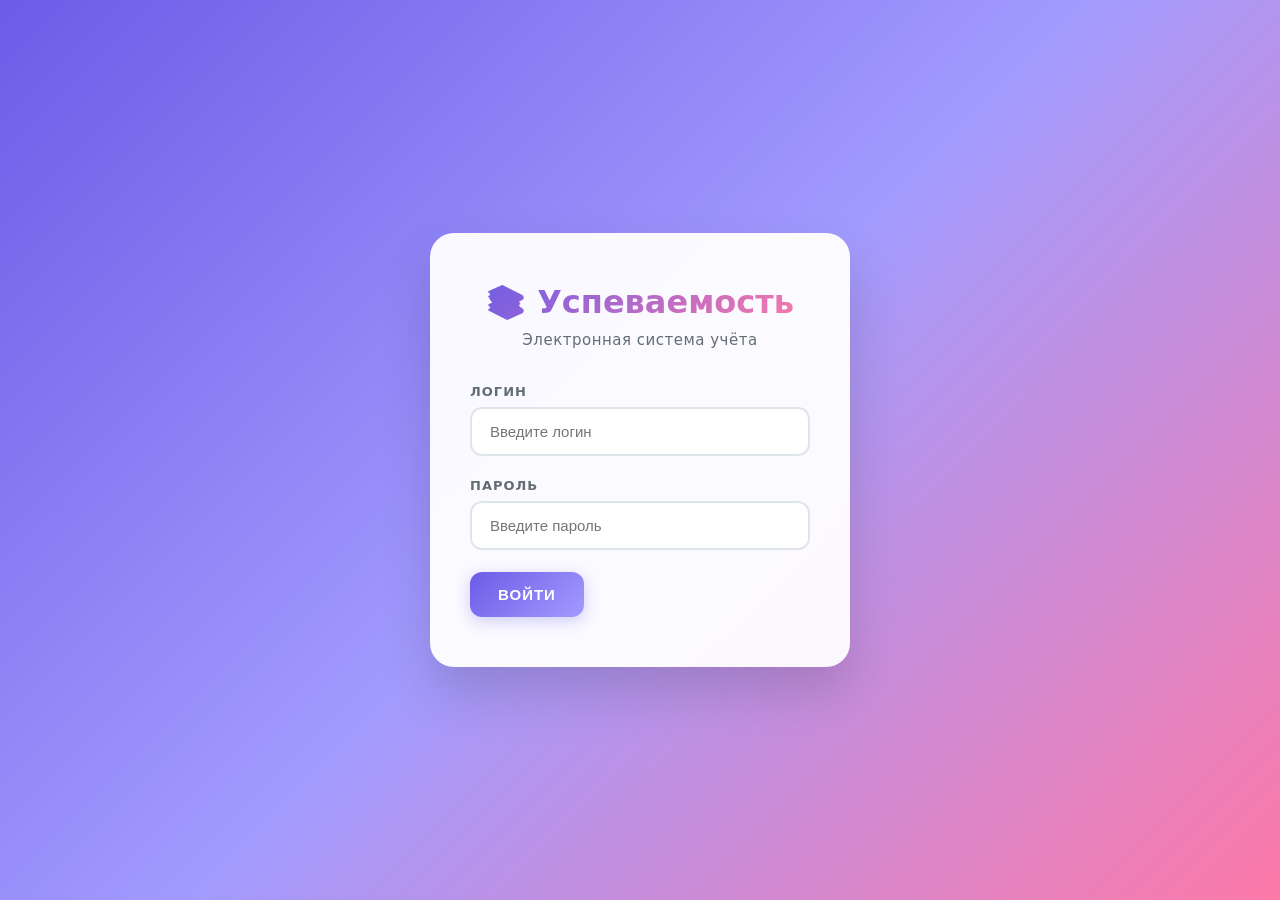
<file: frontend/pages/login.html>
<!DOCTYPE html>
<html lang="ru">
<head>
    <meta charset="UTF-8">
    <meta name="viewport" content="width=device-width, initial-scale=1.0">
    <title>Вход в систему</title>
    <link rel="stylesheet" href="../css/style.css">
</head>
<body>
    <div class="login-container">
        <div class="login-card">
            <h1>📚 Успеваемость</h1>
            <p class="subtitle">Электронная система учёта</p>

            <div class="error-message" id="errorMessage"></div>

            <form id="loginForm">
                <div class="form-group">
                    <label for="username">Логин</label>
                    <input type="text" id="username" placeholder="Введите логин" required>
                </div>
                <div class="form-group">
                    <label for="password">Пароль</label>
                    <input type="password" id="password" placeholder="Введите пароль" required>
                </div>
                <button type="submit" class="btn btn-primary">Войти</button>
            </form>
        </div>
    </div>

    <script src="../js/config.js"></script>
<script src="../js/api.js"></script>
<script src="../js/auth.js"></script>
<script>
    // Если уже залогинен — сразу на дашборд
    if (Auth.isLoggedIn()) {
        window.location.href = 'dashboard.html';
    }

    // Запрещаем спецсимволы в логине
    document.getElementById('username').addEventListener('input', function() {
        this.value = Validator.usernamePattern(this.value);
    });

    document.getElementById('loginForm').addEventListener('submit', async (e) => {
        e.preventDefault();

        const username = document.getElementById('username').value;
        const password = document.getElementById('password').value;
        const errorDiv = document.getElementById('errorMessage');

        errorDiv.style.display = 'none';

        try {
            await Auth.login(username, password);
            window.location.href = 'dashboard.html';
        } catch (error) {
            errorDiv.textContent = error.message || 'Неверный логин или пароль';
            errorDiv.style.display = 'block';
        }
    });
</script>
</body>
</html>
</file>
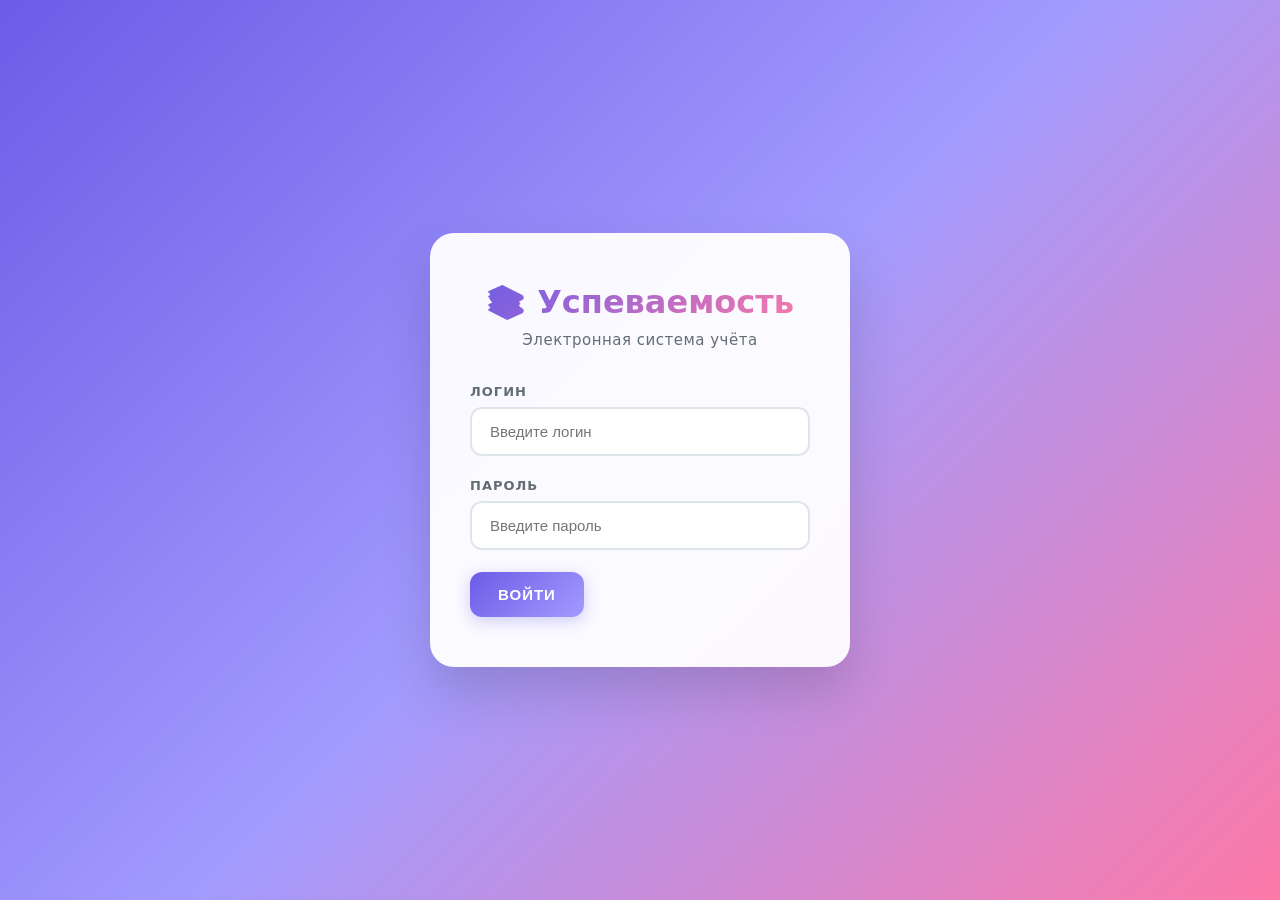
<file: frontend/pages/reports.html>
<!DOCTYPE html>
<html lang="ru">
<head>
    <meta charset="UTF-8">
    <meta name="viewport" content="width=device-width, initial-scale=1.0">
    <title>Ведомость группы</title>
    <link rel="stylesheet" href="../css/style.css">
</head>
<body>
    <div class="dashboard">
        <aside class="sidebar">
            <h2>📚 Успеваемость</h2>
            <div class="user-info">
                <div class="user-name" id="sidebarUserName"></div>
                <div class="user-role" id="sidebarUserRole"></div>
            </div>
            <ul class="nav-menu" id="navMenu"></ul>
            <button class="logout-btn" onclick="Auth.logout()">🚪 Выйти</button>
        </aside>
        <main class="main-content">
            <div class="page-header" style="display: flex; justify-content: space-between; align-items: center;">
                <h1>Ведомость группы</h1>
                <button id="exportReportBtn" class="btn btn-primary" style="width: auto; padding: 10px 20px;">📥 Скачать Excel</button>
            </div>
            <div class="error-message" id="errorMessage"></div>
            <div style="background: var(--card-bg); padding: 20px; border-radius: var(--radius); box-shadow: var(--shadow); margin-bottom: 20px; display: flex; gap: 15px; flex-wrap: wrap; align-items: flex-end;">
                <div style="flex: 1; min-width: 200px;">
                    <label style="font-weight: 600; font-size: 14px;">Группа</label>
                    <select id="filterGroup" style="width: 100%; padding: 10px; border: 2px solid var(--border); border-radius: 8px;"><option value="">Выберите группу</option></select>
                </div>
                <div style="flex: 1; min-width: 200px;">
                    <label style="font-weight: 600; font-size: 14px;">Предмет</label>
                    <select id="filterSubject" style="width: 100%; padding: 10px; border: 2px solid var(--border); border-radius: 8px;"><option value="">Выберите предмет</option></select>
                </div>
                <div style="flex: 0.5; min-width: 150px;">
                    <label style="font-weight: 600; font-size: 14px;">С даты</label>
                    <input type="date" id="filterDateFrom" style="width: 100%; padding: 10px; border: 2px solid var(--border); border-radius: 8px;">
                </div>
                <div style="flex: 0.5; min-width: 150px;">
                    <label style="font-weight: 600; font-size: 14px;">По дату</label>
                    <input type="date" id="filterDateTo" style="width: 100%; padding: 10px; border: 2px solid var(--border); border-radius: 8px;">
                </div>
                <button id="applyFilter" class="btn btn-primary" style="width: auto; padding: 10px 30px;">🔍 Показать</button>
            </div>
            <div id="reportResult"></div>
        </main>
    </div>
    <script src="../js/config.js"></script>
    <script src="../js/api.js"></script>
    <script src="../js/auth.js"></script>
    <script>
        Auth.checkAuth();
        const user = Auth.getUser();
        document.getElementById('sidebarUserName').textContent = user.full_name;
        document.getElementById('sidebarUserRole').textContent = user.role==='admin'?'Администратор':'Преподаватель';

        let menu = '<li><a href="dashboard.html"><span class="icon">📊</span> Главная</a></li>';
        if (user.role === 'teacher') {
            menu += '<li><a href="grades.html"><span class="icon">📝</span> Оценки</a></li>';
            menu += '<li><a href="attendance.html"><span class="icon">📋</span> Посещаемость</a></li>';
        }
        menu += '<li><a href="reports.html" class="active"><span class="icon">📈</span> Ведомость</a></li>';
        if (user.role === 'admin') {
            menu += '<li><a href="admin.html"><span class="icon">⚙️</span> Администрирование</a></li>';
        }
        document.getElementById('navMenu').innerHTML = menu;

        loadFilters();
        document.getElementById('applyFilter').addEventListener('click', loadReport);

        async function loadFilters() {
            const groups = await API.get('/api/admin/groups');
            document.getElementById('filterGroup').innerHTML = '<option value="">Выберите группу</option>' + groups.map(g => `<option value="${g.id}">${g.name} (курс ${g.course})</option>`).join('');
            const subjects = user.role==='teacher' ? await API.get('/api/grades/teacher/subjects') : await API.get('/api/admin/subjects');
            document.getElementById('filterSubject').innerHTML = '<option value="">Выберите предмет</option>' + subjects.map(s => `<option value="${s.id}">${s.name}</option>`).join('');
        }

        async function loadReport() {
            const gid = document.getElementById('filterGroup').value;
            const sid = document.getElementById('filterSubject').value;
            if (!gid || !sid) { document.getElementById('reportResult').innerHTML = '<p style="text-align:center;padding:40px;">Выберите группу и предмет</p>'; return; }
            let url = `${CONFIG.API_URL}/api/reports/group-report?group_id=${gid}&subject_id=${sid}`;
            if (document.getElementById('filterDateFrom').value) url += `&date_from=${document.getElementById('filterDateFrom').value}`;
            if (document.getElementById('filterDateTo').value) url += `&date_to=${document.getElementById('filterDateTo').value}`;
            const data = await API.get(url.replace(CONFIG.API_URL, ''));
            window._reportParams = { group_id: gid, subject_id: sid, date_from: document.getElementById('filterDateFrom').value, date_to: document.getElementById('filterDateTo').value };
            let html = `<h3 style="margin-bottom:20px;">${data.group_name} — ${data.subject_name}</h3>`;
            if (data.students.length === 0) html += '<p style="text-align:center;">Нет данных</p>';
            else {
                html += '<div class="table-container"><table><thead><tr><th>Студент</th><th>Билет</th><th>Оценки</th><th>Средний балл</th></tr></thead><tbody>';
                data.students.forEach(s => {
                    html += `<tr><td>${s.student_name}</td><td>${s.student_card}</td><td>${s.grades.map(g => `<span class="${g.value>=5?'grade-excellent':g.value>=4?'grade-good':g.value>=3?'grade-satisfactory':'grade-poor'}">${g.value}</span>`).join(', ') || '-'}</td><td><strong>${s.average}</strong></td></tr>`;
                });
                html += '</tbody></table></div>';
            }
            document.getElementById('reportResult').innerHTML = html;
        }

        document.getElementById('exportReportBtn').addEventListener('click', () => {
            const p = window._reportParams;
            if (!p) { alert('Сначала сформируйте отчёт'); return; }
            let url = `${CONFIG.API_URL}/api/reports/group-report/excel?group_id=${p.group_id}&subject_id=${p.subject_id}`;
            if (p.date_from) url += `&date_from=${p.date_from}`;
            if (p.date_to) url += `&date_to=${p.date_to}`;
            window.open(url, '_blank');
        });
    </script>
<script src="../js/theme.js"></script>
</body>
</html>
</file>
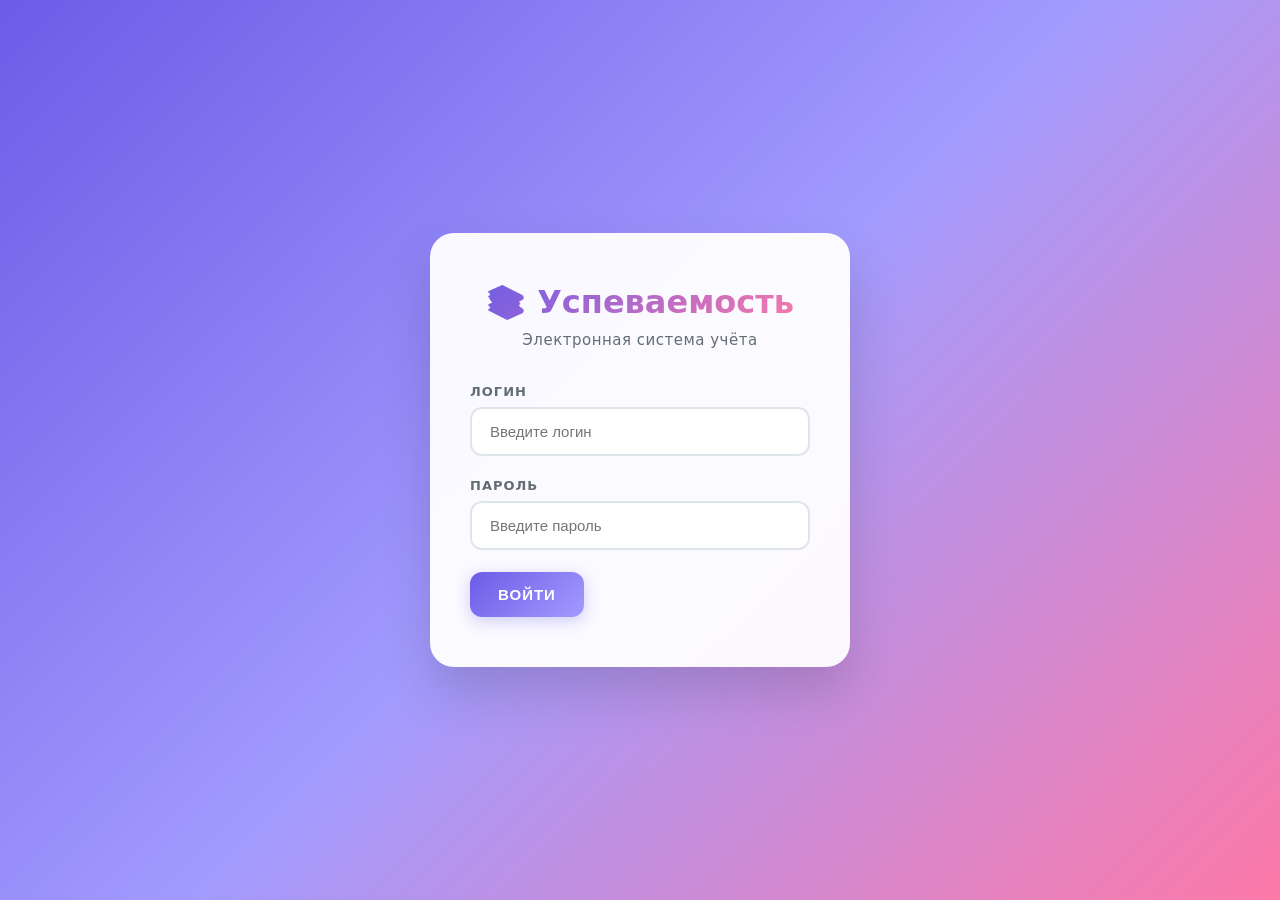
<file: для Клиента/frontend/pages/admin.html>
<!DOCTYPE html>
<html lang="ru">
<head>
    <meta charset="UTF-8">
    <meta name="viewport" content="width=device-width, initial-scale=1.0">
    <title>Админ-панель</title>
    <link rel="stylesheet" href="../css/style.css">
    <style>
        .tabs { display: flex; gap: 10px; margin-bottom: 20px; flex-wrap: wrap; }
        .tab-btn { padding: 10px 20px; border: 2px solid var(--border); background: white; border-radius: 8px; cursor: pointer; font-weight: 600; transition: all 0.3s; }
        .tab-btn:hover, .tab-btn.active { background: var(--primary); color: white; border-color: var(--primary); }
        .tab-content { display: none; }
        .tab-content.active { display: block; }
        .form-row { display: grid; grid-template-columns: 1fr 1fr; gap: 15px; }
        .form-row input, .form-row select { width: 100%; padding: 12px 16px; border: 2px solid var(--border); border-radius: 8px; font-size: 15px; outline: none; background: white; }
        .form-row input:focus, .form-row select:focus { border-color: var(--primary); }
        .card { background: var(--card-bg); padding: 20px; border-radius: var(--radius); box-shadow: var(--shadow); margin-bottom: 20px; }
        .card h3 { margin-bottom: 15px; color: var(--primary); }
        th[onclick] { cursor: pointer; user-select: none; }
        .import-result { margin-top: 10px; font-size: 14px; }
    </style>
</head>
<body>
    <div class="dashboard">
        <aside class="sidebar">
            <h2>📚 Успеваемость</h2>
            <div class="user-info">
                <div class="user-name" id="sidebarUserName"></div>
                <div class="user-role">Администратор</div>
            </div>
            <ul class="nav-menu">
                <li><a href="dashboard.html"><span class="icon">📊</span> Главная</a></li>
                <li><a href="admin.html" class="active"><span class="icon">⚙️</span> Администрирование</a></li>
            </ul>
            <button id="changePasswordBtn" class="btn btn-primary" style="width:100%;margin-bottom:10px;padding:10px;">🔒 Сменить пароль</button>
            <button class="logout-btn" onclick="Auth.logout()">🚪 Выйти</button>
        </aside>

        <main class="main-content">
            <div class="page-header"><h1>Администрирование</h1></div>
            <div class="success-message" id="successMessage"></div>
            <div class="error-message" id="errorMessage"></div>

            <div class="tabs">
                <button class="tab-btn active" onclick="switchTab('classes')">👥 Классы</button>
                <button class="tab-btn" onclick="switchTab('students')">🎓 Ученики</button>
                <button class="tab-btn" onclick="switchTab('teachers')">👨‍🏫 Учителя</button>
                <button class="tab-btn" onclick="switchTab('subjects')">📖 Предметы</button>
                <button class="tab-btn" onclick="switchTab('users')">👤 Пользователи</button>
                <button class="tab-btn" onclick="switchTab('logs')">📋 Логи</button>
                <button class="tab-btn" onclick="switchTab('parents')">👨‍👩‍👧 Родители</button>
            </div>

            <!-- Классы -->
            <div class="tab-content active" id="tab-classes">
                <div class="card"><h3>➕ Создать класс</h3>
                    <form id="classForm"><div class="form-row">
                        <input type="number" id="gradeNumber" placeholder="Номер класса (1-11)" min="1" max="11" required>
                        <input type="text" id="gradeLetter" placeholder="Буква класса (А, Б, В...)" maxlength="5" required>
                        <select id="classTeacherId" style="grid-column: span 2;"><option value="">Классный руководитель (необязательно)</option></select>
                    </div><button type="submit" class="btn btn-primary" style="margin-top:15px;">Создать</button></form>
                </div>
                <div class="card">
                    <h3>📥 Импорт классов из Excel</h3>
                    <p style="font-size:13px;color:var(--text-light);">Формат: Название | Номер | Буква</p>
                    <input type="file" id="importClassesFile" accept=".xlsx" style="margin-bottom:10px;">
                    <button id="importClassesBtn" class="btn btn-primary" style="width:auto;padding:8px 15px;">Загрузить</button>
                    <div id="importClassesResult" class="import-result"></div>
                </div>
                <div class="table-container" id="classesTable"></div>
            </div>

            <!-- Ученики -->
            <div class="tab-content" id="tab-students">
                <div class="card"><h3>➕ Добавить ученика</h3>
                    <form id="studentForm"><div class="form-row">
                        <input type="text" id="studUsername" placeholder="Логин" required>
                        <input type="email" id="studEmail" placeholder="Email" required>
                        <input type="password" id="studPassword" placeholder="Пароль" required>
                        <input type="text" id="studFullName" placeholder="ФИО" required>
                        <select id="studClassId" required><option value="">Выберите класс</option></select>
                        <input type="text" id="studParentUsername" placeholder="Логин родителя (необязательно)" style="grid-column: span 2;">
                    </div><button type="submit" class="btn btn-primary" style="margin-top:15px;">Добавить</button></form>
                </div>
                <div class="card">
                    <h3>📥 Импорт учеников из Excel</h3>
                    <p style="font-size:13px;color:var(--text-light);">Формат: ФИО | Логин | Email | Пароль | Класс</p>
                    <input type="file" id="importStudentsFile" accept=".xlsx" style="margin-bottom:10px;">
                    <button id="importStudentsBtn" class="btn btn-primary" style="width:auto;padding:8px 15px;">Загрузить</button>
                    <div id="importStudentsResult" class="import-result"></div>
                </div>
                <div class="table-container" id="studentsTable"></div>
            </div>

            <!-- Учителя -->
            <div class="tab-content" id="tab-teachers">
                <div class="card"><h3>➕ Добавить учителя</h3>
                    <form id="teacherForm"><div class="form-row">
                        <input type="text" id="teachUsername" placeholder="Логин" required>
                        <input type="email" id="teachEmail" placeholder="Email" required>
                        <input type="password" id="teachPassword" placeholder="Пароль" required>
                        <input type="text" id="teachFullName" placeholder="ФИО" required>
                        <input type="text" id="teachPosition" placeholder="Преподаваемый предмет" style="grid-column: span 2;">
                    </div><button type="submit" class="btn btn-primary" style="margin-top:15px;">Добавить</button></form>
                </div>
                <div class="card">
                    <h3>📥 Импорт учителей из Excel</h3>
                    <p style="font-size:13px;color:var(--text-light);">Формат: ФИО | Логин | Email | Пароль | Предмет</p>
                    <input type="file" id="importTeachersFile" accept=".xlsx" style="margin-bottom:10px;">
                    <button id="importTeachersBtn" class="btn btn-primary" style="width:auto;padding:8px 15px;">Загрузить</button>
                    <div id="importTeachersResult" class="import-result"></div>
                </div>
                <div class="table-container" id="teachersTable"></div>
            </div>

            <!-- Предметы -->
            <div class="tab-content" id="tab-subjects">
                <div class="card"><h3>➕ Добавить предмет</h3>
                    <form id="subjectForm"><div class="form-row">
                        <input type="text" id="subjName" placeholder="Название предмета" required>
                        <select id="subjTeacherId" required><option value="">Выберите учителя</option></select>
                        <select id="subjClassId" required><option value="">Выберите класс</option></select>
                        <select id="subjQuarter" required><option value="">Четверть</option><option value="1">1 четверть</option><option value="2">2 четверть</option><option value="3">3 четверть</option><option value="4">4 четверть</option></select>
                        <input type="number" id="subjHours" placeholder="Количество часов" required style="grid-column: span 2;">
                    </div><button type="submit" class="btn btn-primary" style="margin-top:15px;">Добавить</button></form>
                </div>
                <div class="card">
                    <h3>📥 Импорт предметов из Excel</h3>
                    <p style="font-size:13px;color:var(--text-light);">Формат: Название | ФИО учителя | Класс | Четверть | Часы</p>
                    <input type="file" id="importSubjectsFile" accept=".xlsx" style="margin-bottom:10px;">
                    <button id="importSubjectsBtn" class="btn btn-primary" style="width:auto;padding:8px 15px;">Загрузить</button>
                    <div id="importSubjectsResult" class="import-result"></div>
                </div>
                <div class="table-container" id="subjectsTable"></div>
            </div>

            <!-- Родители -->
            <div class="tab-content" id="tab-parents">
                <div class="card"><h3>➕ Добавить родителя</h3>
                    <form id="parentForm"><div class="form-row">
                        <input type="text" id="parentUsername" placeholder="Логин" required>
                        <input type="email" id="parentEmail" placeholder="Email" required>
                        <input type="password" id="parentPassword" placeholder="Пароль" required>
                        <input type="text" id="parentFullName" placeholder="ФИО" required>
                        <select id="parentStudentIds" multiple style="grid-column: span 2; padding: 12px; border: 2px solid var(--border); border-radius: 8px; min-height: 100px;">
                            <option value="">Выберите учеников (можно несколько)</option>
                        </select>
                    </div><button type="submit" class="btn btn-primary" style="margin-top:15px;">Добавить</button></form>
                </div>
                <div class="card">
                    <h3>📥 Импорт родителей из Excel</h3>
                    <p style="font-size:13px;color:var(--text-light);">Формат: ФИО | Логин | Email | Пароль | ФИО ученика</p>
                    <input type="file" id="importParentsFile" accept=".xlsx" style="margin-bottom:10px;">
                    <button id="importParentsBtn" class="btn btn-primary" style="width:auto;padding:8px 15px;">Загрузить</button>
                    <div id="importParentsResult" class="import-result"></div>
                </div>
                <div class="table-container" id="parentsTable"></div>
            </div>

            <!-- Пользователи -->
            <div class="tab-content" id="tab-users">
                <div class="table-container" id="usersTable"></div>
            </div>

            <!-- Логи -->
            <div class="tab-content" id="tab-logs">
                <div style="display: flex; gap: 10px; margin-bottom: 15px; flex-wrap: wrap;">
                    <select id="logFilterRole" style="padding: 8px; border: 2px solid var(--border); border-radius: 8px;">
                        <option value="">Все роли</option>
                        <option value="admin">Администратор</option>
                        <option value="teacher">Учитель</option>
                        <option value="student">Ученик</option>
                        <option value="parent">Родитель</option>
                    </select>
                    <select id="logFilterUser" style="padding: 8px; border: 2px solid var(--border); border-radius: 8px;">
                        <option value="">Все пользователи</option>
                    </select>
                    <select id="logFilterAction" style="padding: 8px; border: 2px solid var(--border); border-radius: 8px;">
                        <option value="">Все действия</option>
                        <option value="Выставил">Оценки</option>
                        <option value="Отметил">Посещаемость</option>
                        <option value="Создал">Создание</option>
                        <option value="Удалил">Удаление</option>
                        <option value="Экспортировал">Экспорт</option>
                        <option value="Вошёл">Вход</option>
                        <option value="Сменил">Смена пароля</option>
                    </select>
                    <input type="date" id="logFilterDateFrom" style="padding: 8px; border: 2px solid var(--border); border-radius: 8px;" placeholder="С даты">
                    <input type="date" id="logFilterDateTo" style="padding: 8px; border: 2px solid var(--border); border-radius: 8px;" placeholder="По дату">
                    <button id="applyLogFilter" class="btn btn-primary" style="width: auto; padding: 8px 15px;">🔍</button>
                    <button id="exportLogsExcelBtn" class="btn btn-primary" style="width: auto; padding: 8px 15px;">📥 Excel</button>
                    <button id="exportLogsWordBtn" class="btn btn-primary" style="width: auto; padding: 8px 15px;">📄 Word</button>
                </div>
                <div class="table-container" id="logsTable"></div>
            </div>

            <!-- Модальное окно смены пароля -->
            <div id="passwordModal" style="display:none;position:fixed;top:0;left:0;width:100%;height:100%;background:rgba(0,0,0,0.5);z-index:1000;justify-content:center;align-items:center;">
                <div style="background:white;padding:30px;border-radius:16px;width:400px;">
                    <h3>🔒 Сменить пароль пользователю</h3>
                    <select id="changePasswordUser" style="width:100%;padding:10px;margin:10px 0;border:2px solid var(--border);border-radius:8px;">
                        <option value="">Выберите пользователя</option>
                    </select>
                    <input type="password" id="newPasswordForUser" placeholder="Новый пароль (мин. 6 символов)" style="width:100%;padding:10px;margin:10px 0;border:2px solid var(--border);border-radius:8px;">
                    <div style="display:flex;gap:10px;margin-top:15px;">
                        <button id="savePassword" class="btn btn-primary" style="flex:1;">Сохранить</button>
                        <button id="cancelPassword" class="btn btn-danger" style="flex:1;">Отмена</button>
                    </div>
                    <div id="passwordMessage" style="margin-top:10px;text-align:center;"></div>
                </div>
            </div>
        </main>
    </div>

    <script src="../js/config.js"></script>
    <script src="../js/api.js"></script>
    <script src="../js/auth.js"></script>
    <script>
        Auth.checkAuth();
        const user = Auth.getUser();
        document.getElementById('sidebarUserName').textContent = user.full_name;
        if (user.role !== 'admin') { window.location.href = 'dashboard.html'; }

        const token = localStorage.getItem('access_token');

        function showSuccess(msg) { const el = document.getElementById('successMessage'); el.textContent = msg; el.style.display = 'block'; setTimeout(() => el.style.display = 'none', 3000); }
        function showError(msg) { const el = document.getElementById('errorMessage'); el.textContent = msg; el.style.display = 'block'; setTimeout(() => el.style.display = 'none', 5000); }

        function sortTable(tableId, colIndex) {
            const table = document.getElementById(tableId);
            if (!table) return;
            const tbody = table.querySelector('tbody');
            if (!tbody) return;
            const rows = Array.from(tbody.querySelectorAll('tr'));
            const isAsc = table.dataset.sortCol == colIndex && table.dataset.sortDir === 'asc';
            table.dataset.sortCol = colIndex;
            table.dataset.sortDir = isAsc ? 'desc' : 'asc';
            rows.sort((a, b) => {
                let aVal = a.cells[colIndex].textContent.trim();
                let bVal = b.cells[colIndex].textContent.trim();
                if (!isNaN(aVal) && !isNaN(bVal)) return isAsc ? bVal - aVal : aVal - bVal;
                return isAsc ? bVal.localeCompare(aVal) : aVal.localeCompare(bVal);
            });
            tbody.innerHTML = '';
            rows.forEach(r => tbody.appendChild(r));
        }

        let currentLogPage = 1;

        async function switchTab(tabName) {
            document.querySelectorAll('.tab-btn').forEach(b => b.classList.remove('active'));
            document.querySelectorAll('.tab-content').forEach(c => c.classList.remove('active'));
            event.target.classList.add('active');
            document.getElementById('tab-' + tabName).classList.add('active');
            if (tabName === 'classes') { loadTeachersForClassSelect(); loadClasses(); }
            if (tabName === 'students') { await loadClassesForSelect(); loadStudents(); }
            if (tabName === 'teachers') { loadTeachers(); loadTeachersForSelect(); }
            if (tabName === 'subjects') { await loadTeachersForSelect(); await loadClassesForSelect(); loadSubjects(); }
            if (tabName === 'users') loadUsers();
            if (tabName === 'logs') { currentLogPage = 1; loadUserFilter(); loadLogs(1); }
            if (tabName === 'parents') { loadStudentsForParentSelect(); loadParents(); }
        }

        // ==================== ФУНКЦИЯ ИМПОРТА ====================
        async function uploadFile(endpoint, fileInputId, resultId, onSuccess) {
            const file = document.getElementById(fileInputId).files[0];
            if (!file) { showError('Выберите файл .xlsx'); return; }
            const formData = new FormData();
            formData.append('file', file);
            try {
                const r = await fetch(`${CONFIG.API_URL}${endpoint}`, {
                    method: 'POST', headers: {'Authorization': `Bearer ${token}`}, body: formData
                });
                const data = await r.json();
                if (r.ok) {
                    document.getElementById(resultId).innerHTML = `✅ Создано: ${data.created}, пропущено: ${data.skipped}`;
                    if (onSuccess) onSuccess();
                } else {
                    document.getElementById(resultId).innerHTML = `❌ ${data.detail || 'Ошибка'}`;
                }
            } catch(e) { showError('Ошибка загрузки'); }
        }

        // ==================== КЛАССЫ ====================
        async function loadTeachersForClassSelect() {
            try {
                const teachers = await API.get('/api/admin/teachers');
                const s = document.getElementById('classTeacherId');
                if(s) s.innerHTML = '<option value="">Классный руководитель (необязательно)</option>' + teachers.map(t => `<option value="${t.id}">${t.full_name} (${t.position||'предмет не указан'})</option>`).join('');
            } catch(e) {}
        }

        async function loadClasses() {
            try {
                const classes = await API.get('/api/admin/groups');
                document.getElementById('classesTable').innerHTML = `<table id="tblClasses"><thead><tr><th onclick="sortTable('tblClasses',0)">ID ↕</th><th onclick="sortTable('tblClasses',1)">Название ↕</th><th>Класс</th><th>Буква</th><th>Классный руководитель</th><th>Действие</th></tr></thead><tbody>${classes.map(c => `<tr><td>${c.id}</td><td>${c.name}</td><td>${c.grade_number}</td><td>${c.grade_letter}</td><td>${c.class_teacher_name||'-'}</td><td><button class="btn btn-danger" style="width:auto;padding:6px 12px;" onclick="deleteClass(${c.id})">Удалить</button></td></tr>`).join('')}</tbody></table>`;
            } catch(e) { showError('Ошибка загрузки классов'); }
        }

        async function loadClassesForSelect() {
            try {
                const classes = await API.get('/api/admin/groups');
                ['studClassId', 'subjClassId'].forEach(id => {
                    const s = document.getElementById(id);
                    if(s) s.innerHTML = '<option value="">Выберите класс</option>' + classes.map(c => `<option value="${c.id}">${c.name}</option>`).join('');
                });
            } catch(e) {}
        }

        async function deleteClass(id) {
            if(!confirm('Удалить класс?')) return;
            await API.delete(`/api/admin/groups/${id}`);
            showSuccess('Класс удалён');
            loadClasses();
        }

        document.getElementById('classForm').addEventListener('submit', async e => {
            e.preventDefault();
            const teacherId = document.getElementById('classTeacherId').value;
            await API.post('/api/admin/groups', {
                name: document.getElementById('gradeNumber').value + '-' + document.getElementById('gradeLetter').value,
                grade_number: parseInt(document.getElementById('gradeNumber').value),
                grade_letter: document.getElementById('gradeLetter').value,
                class_teacher_id: teacherId ? parseInt(teacherId) : null
            });
            showSuccess('Класс создан!');
            e.target.reset();
            loadClasses();
        });

        document.getElementById('importClassesBtn').addEventListener('click', () => {
            uploadFile('/api/admin/import/classes', 'importClassesFile', 'importClassesResult', () => {
                loadClasses();
                loadClassesForSelect();
            });
        });

        // ==================== УЧЕНИКИ ====================
        async function loadStudents() {
            try {
                const students = await API.get('/api/admin/students');
                document.getElementById('studentsTable').innerHTML = `<table id="tblStudents"><thead><tr><th onclick="sortTable('tblStudents',0)">ID ↕</th><th onclick="sortTable('tblStudents',1)">ФИО ↕</th><th>Класс</th><th>Действие</th></tr></thead><tbody>${students.map(s => `<tr><td>${s.id}</td><td>${s.full_name}</td><td>${s.class_name||'-'}</td><td><button class="btn btn-danger" style="width:auto;padding:6px 12px;" onclick="deleteStudent(${s.id})">Удалить</button></td></tr>`).join('')}</tbody></table>`;
            } catch(e) { showError('Ошибка'); }
        }

        async function deleteStudent(id) {
            if(!confirm('Удалить ученика?')) return;
            await API.delete(`/api/admin/students/${id}`);
            showSuccess('Ученик удалён');
            loadStudents();
        }

        document.getElementById('studentForm').addEventListener('submit', async e => {
            e.preventDefault();
            await API.post('/api/admin/students', {
                username: document.getElementById('studUsername').value,
                email: document.getElementById('studEmail').value,
                password: document.getElementById('studPassword').value,
                full_name: document.getElementById('studFullName').value,
                class_id: parseInt(document.getElementById('studClassId').value),
                parent_username: document.getElementById('studParentUsername').value || null
            });
            showSuccess('Ученик добавлен!');
            e.target.reset();
            loadStudents();
        });

        document.getElementById('importStudentsBtn').addEventListener('click', () => {
            uploadFile('/api/admin/import/students', 'importStudentsFile', 'importStudentsResult', () => {
                loadStudents();
                loadStudentsForParentSelect();
            });
        });

        // ==================== УЧИТЕЛЯ ====================
        async function loadTeachers() {
            try {
                const teachers = await API.get('/api/admin/teachers');
                document.getElementById('teachersTable').innerHTML = `<table id="tblTeachers"><thead><tr><th onclick="sortTable('tblTeachers',0)">ID ↕</th><th onclick="sortTable('tblTeachers',1)">ФИО ↕</th><th>Предмет</th><th>Действие</th></tr></thead><tbody>${teachers.map(t => `<tr><td>${t.id}</td><td>${t.full_name}</td><td>${t.position||'-'}</td><td><button class="btn btn-danger" style="width:auto;padding:6px 12px;" onclick="deleteTeacher(${t.id})">Удалить</button></td></tr>`).join('')}</tbody></table>`;
            } catch(e) { showError('Ошибка'); }
        }

        async function loadTeachersForSelect() {
            try {
                const teachers = await API.get('/api/admin/teachers');
                const s = document.getElementById('subjTeacherId');
                if(s) s.innerHTML = '<option value="">Выберите учителя</option>' + teachers.map(t => `<option value="${t.id}">${t.full_name} (${t.position||'предмет не указан'})</option>`).join('');
            } catch(e) {}
        }

        async function deleteTeacher(id) {
            if(!confirm('Удалить учителя?')) return;
            await API.delete(`/api/admin/teachers/${id}`);
            showSuccess('Учитель удалён');
            loadTeachers();
        }

        document.getElementById('teacherForm').addEventListener('submit', async e => {
            e.preventDefault();
            try {
                await API.post('/api/admin/teachers', {
                    username: document.getElementById('teachUsername').value,
                    email: document.getElementById('teachEmail').value,
                    password: document.getElementById('teachPassword').value,
                    full_name: document.getElementById('teachFullName').value,
                    position: document.getElementById('teachPosition').value || undefined
                });
                showSuccess('Учитель добавлен!');
                e.target.reset();
                loadTeachers();
            } catch(err) { showError(err.message); }
        });

        document.getElementById('importTeachersBtn').addEventListener('click', () => {
            uploadFile('/api/admin/import/teachers', 'importTeachersFile', 'importTeachersResult', () => {
                loadTeachers();
                loadTeachersForSelect();
                loadTeachersForClassSelect();
            });
        });

        // ==================== ПРЕДМЕТЫ ====================
        async function loadSubjects() {
            try {
                const subjects = await API.get('/api/admin/subjects');
                document.getElementById('subjectsTable').innerHTML = `<table id="tblSubjects"><thead><tr><th onclick="sortTable('tblSubjects',0)">ID ↕</th><th onclick="sortTable('tblSubjects',1)">Название ↕</th><th>Учитель</th><th>Класс</th><th>Четверть</th><th>Часы</th><th>Действие</th></tr></thead><tbody>${subjects.map(s => `<tr><td>${s.id}</td><td>${s.name}</td><td>${s.teacher_name||'-'}</td><td>${s.class_name||'-'}</td><td>${s.quarter}</td><td>${s.hours}</td><td><button class="btn btn-danger" style="width:auto;padding:6px 12px;" onclick="deleteSubject(${s.id})">Удалить</button></td></tr>`).join('')}</tbody></table>`;
            } catch(e) { showError('Ошибка'); }
        }

        async function deleteSubject(id) {
            if(!confirm('Удалить предмет?')) return;
            await API.delete(`/api/admin/subjects/${id}`);
            showSuccess('Предмет удалён');
            loadSubjects();
        }

        document.getElementById('subjectForm').addEventListener('submit', async e => {
            e.preventDefault();
            await API.post('/api/admin/subjects', {
                name: document.getElementById('subjName').value,
                teacher_id: parseInt(document.getElementById('subjTeacherId').value),
                class_id: parseInt(document.getElementById('subjClassId').value),
                quarter: parseInt(document.getElementById('subjQuarter').value),
                hours: parseInt(document.getElementById('subjHours').value)
            });
            showSuccess('Предмет добавлен!');
            e.target.reset();
            loadSubjects();
        });

        document.getElementById('importSubjectsBtn').addEventListener('click', () => {
            uploadFile('/api/admin/import/subjects', 'importSubjectsFile', 'importSubjectsResult', () => loadSubjects());
        });

        // ==================== ПОЛЬЗОВАТЕЛИ ====================
        async function loadUsers() {
            try {
                const users = await API.get('/api/admin/users');
                document.getElementById('usersTable').innerHTML = `<table id="tblUsers"><thead><tr><th onclick="sortTable('tblUsers',0)">ID ↕</th><th onclick="sortTable('tblUsers',1)">Логин ↕</th><th>Email</th><th>ФИО</th><th>Роль</th></tr></thead><tbody>${users.map(u => `<tr><td>${u.id}</td><td>${u.username}</td><td>${u.email}</td><td>${u.full_name}</td><td><span class="badge ${u.role==='admin'?'badge-excused':u.role==='teacher'?'badge-present':u.role==='student'?'badge-late':'badge-absent'}">${u.role==='teacher'?'Учитель':u.role==='student'?'Ученик':u.role==='parent'?'Родитель':'Администратор'}</span></td></tr>`).join('')}</tbody></table>`;
            } catch(e) { showError('Ошибка'); }
        }

        // ==================== ЛОГИ ====================
        async function loadUserFilter(roleFilter = '') {
            try {
                const users = await API.get('/api/admin/users');
                const select = document.getElementById('logFilterUser');
                let filtered = users;
                if (roleFilter) { filtered = users.filter(u => u.role === roleFilter); }
                select.innerHTML = '<option value="">Все пользователи</option>' +
                    filtered.map(u => `<option value="${u.full_name}">${u.full_name} (${u.role==='teacher'?'Учитель':u.role==='student'?'Ученик':u.role})</option>`).join('');
            } catch(e) {}
        }

        async function loadLogs(page = 1) {
            try {
                currentLogPage = page;
                const role = document.getElementById('logFilterRole').value;
                const uf = document.getElementById('logFilterUser').value;
                const af = document.getElementById('logFilterAction').value;
                const df = document.getElementById('logFilterDateFrom').value;
                const dt = document.getElementById('logFilterDateTo').value;
                let url = `/api/reports/audit-logs?username=${encodeURIComponent(uf)}&action=${encodeURIComponent(af)}&date_from=${df}&date_to=${dt}&page=1&page_size=1000`;
                const result = await API.get(url);
                let logs = result.data;
                if (role) {
                    const roleUsers = {
                        admin: ['admin', 'Администратор Системы'],
                        teacher: ['Сидоров Петр Павлович', 'Петров Иван Сергеевич'],
                        student: ['Миловона Мария Павловна', 'Ковалев Максим Павлович'],
                        parent: ['Иванова Мария Сергеевна', 'Ковалева Мария Юрьевна']
                    };
                    const allowedUsers = roleUsers[role] || [];
                    logs = logs.filter(l => allowedUsers.includes(l.username));
                }
                let html = `<table id="tblLogs"><thead><tr><th onclick="sortTable('tblLogs',0)">ID ↕</th><th onclick="sortTable('tblLogs',1)">Пользователь ↕</th><th onclick="sortTable('tblLogs',2)">Действие ↕</th><th>Детали</th><th onclick="sortTable('tblLogs',4)">Дата ↕</th></tr></thead><tbody>`;
                logs.forEach(l => { html += `<tr><td>${l.id}</td><td><strong>${l.username}</strong></td><td><span class="badge badge-present">${l.action}</span></td><td>${l.details||'-'}</td><td>${new Date(l.created_at).toLocaleString('ru-RU')}</td></tr>`; });
                html += `</tbody></table><div style="text-align:center;margin-top:5px;color:var(--text-light);">Всего по фильтру: ${logs.length} записей</div>`;
                document.getElementById('logsTable').innerHTML = html;
            } catch(e) { showError('Ошибка загрузки логов'); }
        }

        document.getElementById('applyLogFilter').addEventListener('click', () => loadLogs(1));

        function getLogFilterParams() {
            const uf = document.getElementById('logFilterUser').value;
            const af = document.getElementById('logFilterAction').value;
            const df = document.getElementById('logFilterDateFrom').value;
            const dt = document.getElementById('logFilterDateTo').value;
            return `username=${encodeURIComponent(uf)}&action=${encodeURIComponent(af)}&date_from=${df}&date_to=${dt}`;
        }

        document.getElementById('exportLogsExcelBtn').addEventListener('click', () => {
            window.open(`${CONFIG.API_URL}/api/reports/audit-logs/excel?${getLogFilterParams()}`, '_blank');
        });
        document.getElementById('exportLogsWordBtn').addEventListener('click', () => {
            window.open(`${CONFIG.API_URL}/api/reports/audit-logs/word?${getLogFilterParams()}`, '_blank');
        });
        document.getElementById('logFilterRole').addEventListener('change', function() { loadUserFilter(this.value); });

        // ==================== РОДИТЕЛИ ====================
        async function loadStudentsForParentSelect() {
            try {
                const students = await API.get('/api/admin/students');
                const select = document.getElementById('parentStudentIds');
                if (select) { select.innerHTML = students.map(s => `<option value="${s.user_id}">${s.full_name} (${s.class_name})</option>`).join(''); }
            } catch(e) {}
        }

        async function loadParents() {
            try {
                const parents = await API.get('/api/admin/parents');
                document.getElementById('parentsTable').innerHTML = `<table><thead><tr><th>ID</th><th>Логин</th><th>ФИО</th><th>Email</th><th>Детей</th><th>Дети</th><th>Действие</th></tr></thead><tbody>${parents.map(p => `<tr><td>${p.id}</td><td>${p.username}</td><td>${p.full_name}</td><td>${p.email}</td><td>${p.children_count}</td><td>${p.children.map(c => c.name).join(', ') || '-'}</td><td><button class="btn btn-danger" style="width:auto;padding:6px 12px;" onclick="deleteParent(${p.id})">Удалить</button></td></tr>`).join('')}</tbody></table>`;
            } catch(e) { showError('Ошибка'); }
        }

        async function deleteParent(id) {
            if(!confirm('Удалить родителя?')) return;
            try {
                await fetch(`${CONFIG.API_URL}/api/admin/users/${id}`, { method: 'DELETE', headers: { 'Authorization': `Bearer ${token}` } });
                showSuccess('Родитель удалён');
                loadParents();
            } catch(e) { showError('Ошибка удаления'); }
        }

        document.getElementById('parentForm').addEventListener('submit', async e => {
            e.preventDefault();
            const selectedStudents = Array.from(document.getElementById('parentStudentIds').selectedOptions).map(o => o.value).join(',');
            const params = new URLSearchParams({
                username: document.getElementById('parentUsername').value,
                email: document.getElementById('parentEmail').value,
                password: document.getElementById('parentPassword').value,
                full_name: document.getElementById('parentFullName').value,
                student_user_ids: selectedStudents
            });
            try {
                const response = await fetch(`${CONFIG.API_URL}/api/admin/parents?${params}`, { method: 'POST', headers: { 'Authorization': `Bearer ${token}` } });
                if (response.ok) { showSuccess('Родитель добавлен!'); e.target.reset(); loadParents(); }
                else { const err = await response.json(); showError(err.detail || 'Ошибка'); }
            } catch(err) { showError('Ошибка соединения'); }
        });

        document.getElementById('importParentsBtn').addEventListener('click', () => {
            uploadFile('/api/admin/import/parents', 'importParentsFile', 'importParentsResult', () => loadParents());
        });

        // ==================== СМЕНА ПАРОЛЯ ====================
        async function loadUsersForPassword() {
            try {
                const users = await API.get('/api/admin/users');
                const select = document.getElementById('changePasswordUser');
                select.innerHTML = '<option value="">Выберите пользователя</option>' +
                    users.map(u => `<option value="${u.id}">${u.full_name} (${u.username})</option>`).join('');
            } catch(e) {}
        }

        document.getElementById('changePasswordBtn').addEventListener('click', () => {
            loadUsersForPassword();
            document.getElementById('passwordModal').style.display = 'flex';
        });
        document.getElementById('cancelPassword').addEventListener('click', () => { document.getElementById('passwordModal').style.display = 'none'; });
        document.getElementById('savePassword').addEventListener('click', async () => {
            const userId = document.getElementById('changePasswordUser').value;
            const newPass = document.getElementById('newPasswordForUser').value;
            if (!userId) { document.getElementById('passwordMessage').textContent = 'Выберите пользователя'; return; }
            if (newPass.length < 6) { document.getElementById('passwordMessage').textContent = 'Пароль должен быть не менее 6 символов'; return; }
            try {
                const response = await fetch(`${CONFIG.API_URL}/api/auth/change-password?user_id=${userId}&new_password=${encodeURIComponent(newPass)}&admin_reset=true`, {
                    method: 'PUT', headers: {'Authorization': `Bearer ${token}`}
                });
                const data = await response.json();
                document.getElementById('passwordMessage').textContent = data.message || 'Пароль изменён!';
                document.getElementById('passwordMessage').style.color = response.ok ? 'green' : 'red';
                if (response.ok) setTimeout(() => { document.getElementById('passwordModal').style.display = 'none'; }, 1500);
            } catch(e) { document.getElementById('passwordMessage').textContent = 'Ошибка'; }
        });

        loadTeachersForClassSelect();
        loadClasses();

        document.getElementById('gradeLetter').addEventListener('input', function() {
            this.value = this.value.replace(/[^А-Яа-яЁё]/g, '').toUpperCase();
        });
    </script>
    <script src="../js/theme.js"></script>
</body>
</html>
</file>
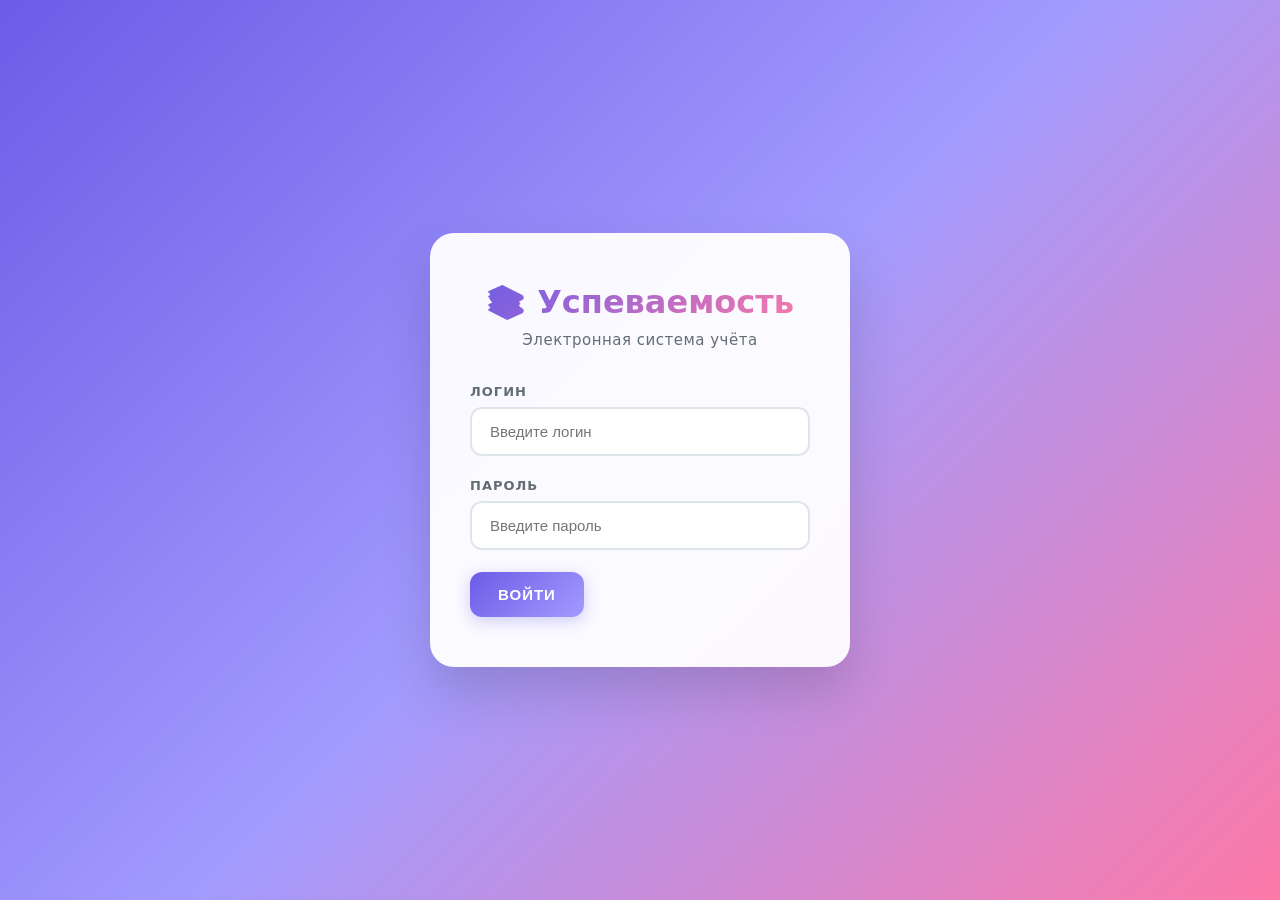
<file: для Клиента/frontend/pages/dashboard.html>
<!DOCTYPE html>
<html lang="ru">
<head>
    <meta charset="UTF-8">
    <meta name="viewport" content="width=device-width, initial-scale=1.0">
    <title>Панель управления</title>
    <link rel="stylesheet" href="../css/style.css">
</head>
<body>
    <div class="dashboard">
        <aside class="sidebar">
            <h2>📚 Успеваемость</h2>
            <div class="user-info">
                <div class="user-name" id="sidebarUserName"></div>
                <div class="user-role" id="sidebarUserRole"></div>
            </div>
            <ul class="nav-menu" id="navMenu"></ul>
            <button class="logout-btn" onclick="Auth.logout()">🚪 Выйти</button>
        </aside>
        <main class="main-content">
            <div class="page-header">
                <h1>Добро пожаловать, <span id="userName"></span>!</h1>
            </div>

            <div class="stats-grid" id="statsGrid"></div>

            <div class="table-container">
                <h3 style="padding: 20px;">📌 Быстрый доступ</h3>
                <table>
                    <thead><tr><th>Раздел</th><th>Описание</th><th>Действие</th></tr></thead>
                    <tbody id="quickLinks"></tbody>
                </table>
            </div>
        </main>
    </div>
    <script src="../js/config.js"></script>
    <script src="../js/api.js"></script>
    <script src="../js/auth.js"></script>
    <script>
        Auth.checkAuth();
        const user = Auth.getUser();
        const token = localStorage.getItem('access_token');
        if (user.role === 'parent') { window.location.href = 'parent.html'; }

        document.getElementById('sidebarUserName').textContent = user.full_name;
        document.getElementById('sidebarUserRole').textContent =
            user.role === 'admin' ? 'Администратор' : user.role === 'teacher' ? 'Учитель' : 'Ученик';
        document.getElementById('userName').textContent = user.full_name.split(' ')[0];

        // Меню
        let menuHTML = '<li><a href="dashboard.html" class="active"><span class="icon">📊</span> Главная</a></li>';
        if (user.role === 'admin') {
            menuHTML += '<li><a href="admin.html"><span class="icon">⚙️</span> Администрирование</a></li>';
        } else if (user.role === 'teacher') {
            menuHTML += '<li><a href="grades.html"><span class="icon">📝</span> Оценки</a></li>';
            menuHTML += '<li><a href="attendance.html"><span class="icon">📋</span> Посещаемость</a></li>';
            menuHTML += '<li><a href="reports.html"><span class="icon">📈</span> Ведомость</a></li>';
        } else {
            menuHTML += '<li><a href="grades.html"><span class="icon">📝</span> Оценки</a></li>';
            menuHTML += '<li><a href="attendance.html"><span class="icon">📋</span> Посещаемость</a></li>';
        }
        document.getElementById('navMenu').innerHTML = menuHTML;

        // Быстрый доступ
        let quickHTML = '';
        if (user.role !== 'admin') {
            quickHTML += '<tr><td>📝 Оценки</td><td>Просмотр и управление оценками</td><td><a href="grades.html" style="color:var(--primary);">Перейти →</a></td></tr>';
            quickHTML += '<tr><td>📋 Посещаемость</td><td>Просмотр и отметка посещаемости</td><td><a href="attendance.html" style="color:var(--primary);">Перейти →</a></td></tr>';
        } else {
            quickHTML += '<tr><td>📈 Ведомость</td><td>Отчёты по классам</td><td><a href="reports.html" style="color:var(--primary);">Перейти →</a></td></tr>';
            quickHTML += '<tr><td>⚙️ Администрирование</td><td>Управление системой</td><td><a href="admin.html" style="color:var(--primary);">Перейти →</a></td></tr>';
        }
        document.getElementById('quickLinks').innerHTML = quickHTML;

        // Статистика
        async function loadStats() {
            try {
                const stats = await API.get('/api/reports/stats');
                document.getElementById('statsGrid').innerHTML = `
                    <div class="stat-card"><div class="stat-value">${stats.students}</div><div class="stat-label">Учеников</div></div>
                    <div class="stat-card"><div class="stat-value">${stats.teachers}</div><div class="stat-label">Учителей</div></div>
                    <div class="stat-card"><div class="stat-value">${stats.groups}</div><div class="stat-label">Классов</div></div>
                    <div class="stat-card"><div class="stat-value">${stats.subjects}</div><div class="stat-label">Предметов</div></div>
                    <div class="stat-card"><div class="stat-value">${stats.grades}</div><div class="stat-label">Оценок</div></div>
                    <div class="stat-card"><div class="stat-value">${stats.attendance}</div><div class="stat-label">Посещаемости</div></div>
                `;
            } catch(e) {}
        }
        loadStats();

        // Смена пароля
        document.getElementById('changePasswordBtn').addEventListener('click', () => {
            document.getElementById('passwordModal').style.display = 'flex';
        });
        document.getElementById('cancelPassword').addEventListener('click', () => {
            document.getElementById('passwordModal').style.display = 'none';
        });
        document.getElementById('savePassword').addEventListener('click', async () => {
            const oldPass = document.getElementById('oldPassword').value;
            const newPass = document.getElementById('newPassword').value;
            try {
                const response = await fetch(`${CONFIG.API_URL}/api/auth/change-password?old_password=${encodeURIComponent(oldPass)}&new_password=${encodeURIComponent(newPass)}`, {
                    method: 'PUT',
                    headers: {'Authorization': `Bearer ${token}`}
                });
                const data = await response.json();
                document.getElementById('passwordMessage').textContent = data.message || data.detail || 'Готово!';
                document.getElementById('passwordMessage').style.color = response.ok ? 'green' : 'red';
                if (response.ok) setTimeout(() => document.getElementById('passwordModal').style.display = 'none', 1500);
            } catch(e) {
                document.getElementById('passwordMessage').textContent = 'Ошибка';
                document.getElementById('passwordMessage').style.color = 'red';
            }
        });
    </script>
    <script src="../js/theme.js"></script>
</body>
</html>
</file>
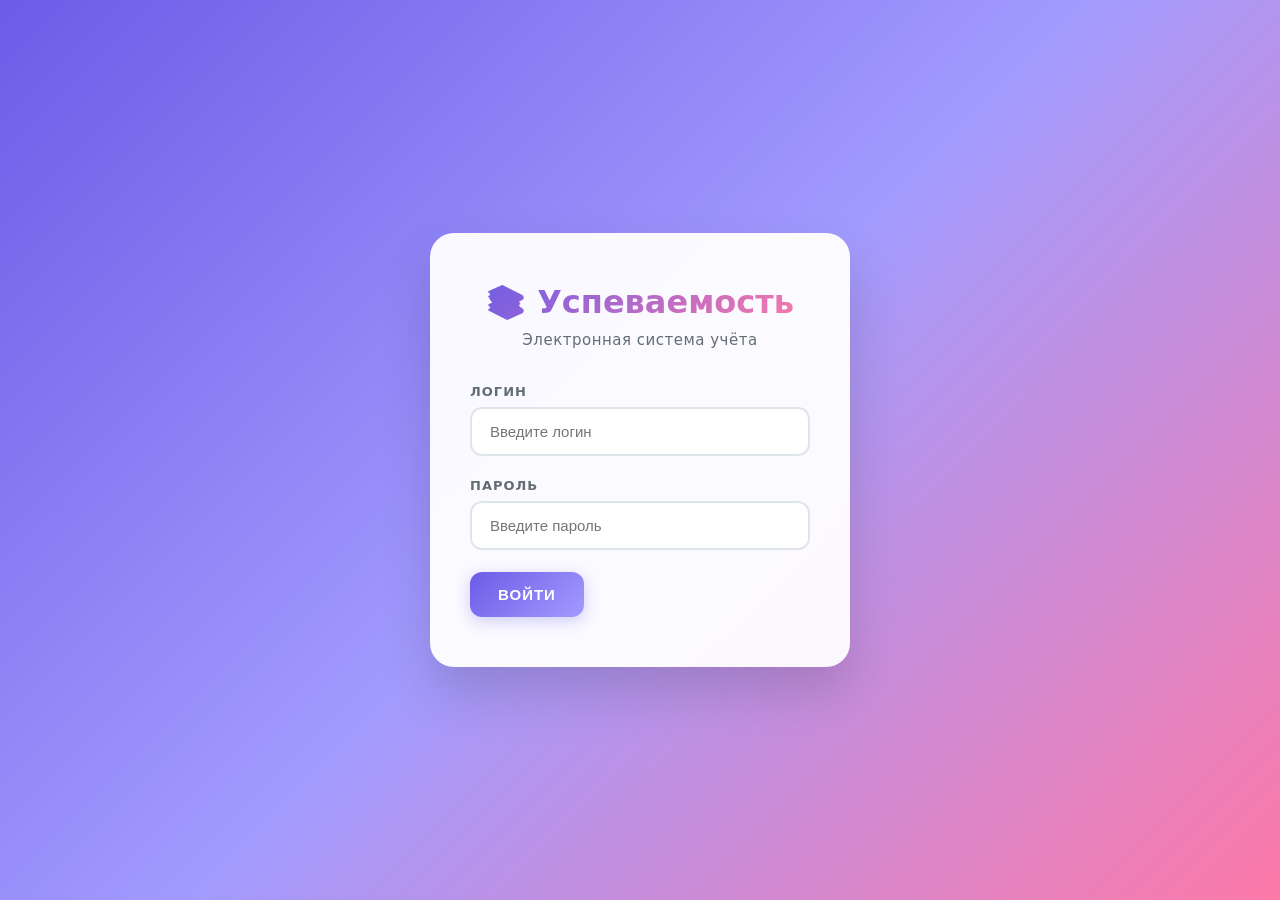
<file: для Клиента/frontend/pages/grades.html>
<!DOCTYPE html>
<html lang="ru">
<head>
    <meta charset="UTF-8">
    <meta name="viewport" content="width=device-width, initial-scale=1.0">
    <title>Оценки</title>
    <link rel="stylesheet" href="../css/style.css">
</head>
<body>
    <div class="dashboard">
        <aside class="sidebar">
            <h2>📚 Успеваемость</h2>
            <div class="user-info">
                <div class="user-name" id="sidebarUserName"></div>
                <div class="user-role" id="sidebarUserRole"></div>
            </div>
            <ul class="nav-menu" id="navMenu"></ul>
            <button class="logout-btn" onclick="Auth.logout()">🚪 Выйти</button>
        </aside>
        <main class="main-content">
            <div class="page-header" style="display:flex;justify-content:space-between;align-items:center;">
                <h1>Оценки</h1>
                <div style="display:flex;gap:10px;">
                    <button id="exportGradesExcelBtn" class="btn btn-primary" style="width:auto;padding:10px 20px;">📥 Excel</button>
                    <button id="exportGradesWordBtn" class="btn btn-primary" style="width:auto;padding:10px 20px;">📄 Word</button>
                </div>
            </div>
            <div class="success-message" id="successMessage"></div>
            <div class="error-message" id="errorMessage"></div>
            <div id="teacherForm" style="display:none;background:var(--card-bg);padding:25px;border-radius:var(--radius);box-shadow:var(--shadow);margin-bottom:25px;">
                <h3 style="margin-bottom:20px;color:var(--primary);">➕ Добавить оценку</h3>
                <form id="gradeForm" style="display:grid;grid-template-columns:1fr 1fr;gap:15px;">
                    <select id="gradeStudentId" required style="padding:12px;border:2px solid var(--border);border-radius:8px;"><option value="">Выберите ученика</option></select>
                    <select id="gradeSubjectId" required style="padding:12px;border:2px solid var(--border);border-radius:8px;"><option value="">Выберите предмет</option></select>
                    <select id="gradeValue" required style="padding:12px;border:2px solid var(--border);border-radius:8px;"><option value="">Оценка</option><option value="5">5</option><option value="4">4</option><option value="3">3</option><option value="2">2</option></select>
                    <select id="gradeType" required style="padding:12px;border:2px solid var(--border);border-radius:8px;">
                        <option value="">Тип</option>
                        <option value="exam">Экзамен</option>
                        <option value="practice">Практическая работа</option>
                        <option value="vpr">ВПР</option>
                        <option value="control">Контрольная работа</option>
                        <option value="independent">Самостоятельная работа</option>
                        <option value="dictation">Диктант</option>
                        <option value="test">Тест</option>
                        <option value="board_answer">Ответ у доски</option>
                        <option value="homework">Домашняя работа</option>
                    </select>
                    <input type="text" id="gradeComment" placeholder="Комментарий" style="padding:12px;border:2px solid var(--border);border-radius:8px;grid-column:span 2;">
                    <button type="submit" class="btn btn-primary" style="grid-column:span 2;">✅ Добавить</button>
                </form>
            </div>
            <div style="display:flex;gap:10px;margin-bottom:15px;flex-wrap:wrap;">
                <select id="filterSubjectGrade" style="padding:10px;border:2px solid var(--border);border-radius:8px;"><option value="">Все предметы</option></select>
                <input type="date" id="filterDateFromGrade" style="padding:10px;border:2px solid var(--border);border-radius:8px;">
                <input type="date" id="filterDateToGrade" style="padding:10px;border:2px solid var(--border);border-radius:8px;">
                <button id="applyGradeFilter" class="btn btn-primary" style="width:auto;padding:10px 15px;">🔍</button>
            </div>
            <div class="table-container">
                <table>
                    <thead><tr><th>ID</th><th>Ученик</th><th>Предмет</th><th>Оценка</th><th>Тип</th><th>Дата</th><th>Комментарий</th><th>Действие</th></tr></thead>
                    <tbody id="gradesTableBody"><tr><td colspan="8" style="text-align:center;">Загрузка...</td></tr></tbody>
                </table>
            </div>
        </main>
    </div>
    <script src="../js/config.js"></script>
    <script src="../js/api.js"></script>
    <script src="../js/auth.js"></script>
    <script>
        Auth.checkAuth();
        const user = Auth.getUser();
        const token = localStorage.getItem('access_token');
        if (!token) { window.location.href = 'login.html'; }

        document.getElementById('sidebarUserName').textContent = user.full_name;
        document.getElementById('sidebarUserRole').textContent = user.role==='admin'?'Администратор':user.role==='teacher'?'Учитель':'Ученик';

        let menu = '<li><a href="dashboard.html"><span class="icon">📊</span> Главная</a></li>';
        menu += '<li><a href="grades.html" class="active"><span class="icon">📝</span> Оценки</a></li>';
        menu += '<li><a href="attendance.html"><span class="icon">📋</span> Посещаемость</a></li>';
        if (user.role === 'teacher') menu += '<li><a href="reports.html"><span class="icon">📈</span> Ведомость</a></li>';
        document.getElementById('navMenu').innerHTML = menu;

        if (user.role === 'teacher') {
            document.getElementById('teacherForm').style.display = 'block';
            loadStudentsForSelect();
            loadSubjectsForSelect();
        }
        loadSubjectsForFilter();

        document.getElementById('exportGradesExcelBtn').addEventListener('click', () => {
            API.downloadFile(`/api/export/grades?token=${encodeURIComponent(token)}`, 'grades.xlsx');
        });
        document.getElementById('exportGradesWordBtn').addEventListener('click', () => {
            API.downloadFile(`/api/export/grades?token=${encodeURIComponent(token)}&format=word`, 'grades.docx');
        });

        async function loadStudentsForSelect() {
            const s = await API.get('/api/admin/students');
            document.getElementById('gradeStudentId').innerHTML = '<option value="">Выберите ученика</option>' + s.map(x => `<option value="${x.id}">${x.full_name} (кл. ${x.class_name})</option>`).join('');
        }
        async function loadSubjectsForSelect() {
            const s = user.role==='teacher' ? await API.get('/api/grades/teacher/subjects') : await API.get('/api/admin/subjects');
            document.getElementById('gradeSubjectId').innerHTML = '<option value="">Выберите предмет</option>' + s.map(x => `<option value="${x.id}">${x.name}</option>`).join('');
        }
        async function loadSubjectsForFilter() {
            const s = user.role==='teacher' ? await API.get('/api/grades/teacher/subjects') : await API.get('/api/admin/subjects');
            document.getElementById('filterSubjectGrade').innerHTML = '<option value="">Все предметы</option>' + s.map(x => `<option value="${x.id}">${x.name}</option>`).join('');
        }

        const gradeTypeLabels = {
            'exam': 'Экзамен',
            'practice': 'Практическая работа',
            'vpr': 'ВПР',
            'control': 'Контрольная работа',
            'independent': 'Самостоятельная работа',
            'dictation': 'Диктант',
            'test': 'Тест',
            'board_answer': 'Ответ у доски',
            'homework': 'Домашняя работа'
        };

        async function loadGrades(gradesData = null) {
            const tbody = document.getElementById('gradesTableBody');
            try {
                let grades = gradesData || await API.get(user.role==='teacher'?'/api/grades/teacher/my':`/api/grades/student/${user.id}`);
                const fs = document.getElementById('filterSubjectGrade').value;
                const fd = document.getElementById('filterDateFromGrade').value;
                const ft = document.getElementById('filterDateToGrade').value;
                if (fs) grades = grades.filter(g => g.subject_id == fs);
                if (fd) grades = grades.filter(g => g.date && g.date >= fd);
                if (ft) grades = grades.filter(g => g.date && g.date <= ft);
                if (!grades || grades.length === 0) { tbody.innerHTML = '<tr><td colspan="8" style="text-align:center;">Оценок пока нет</td></tr>'; return; }
                const isTeacher = user.role === 'teacher';
                tbody.innerHTML = grades.map(g => `<tr><td>${g.id}</td><td>${g.student_name||'ID:'+g.student_id}</td><td>${g.subject_name||'ID:'+g.subject_id}</td><td><span class="${g.value>=5?'grade-excellent':g.value>=4?'grade-good':g.value>=3?'grade-satisfactory':'grade-poor'}">${g.value}</span></td><td>${gradeTypeLabels[g.type] || g.type}</td><td>${g.date?new Date(g.date).toLocaleDateString('ru-RU'):'-'}</td><td>${g.comment||'-'}</td>${isTeacher?`<td><button class="btn btn-danger" style="width:auto;padding:4px 10px;font-size:12px;" onclick="deleteGrade(${g.id})">🗑️</button></td>`:'<td></td>'}</tr>`).join('');
            } catch(e) { tbody.innerHTML = '<tr><td colspan="8" style="text-align:center;color:red;">Ошибка загрузки</td></tr>'; }
        }

        document.getElementById('applyGradeFilter').addEventListener('click', () => loadGrades());
        document.getElementById('gradeForm')?.addEventListener('submit', async e => {
            e.preventDefault();
            await API.post('/api/grades/', { student_id: parseInt(document.getElementById('gradeStudentId').value), subject_id: parseInt(document.getElementById('gradeSubjectId').value), value: parseInt(document.getElementById('gradeValue').value), type: document.getElementById('gradeType').value, comment: document.getElementById('gradeComment').value || null });
            document.getElementById('successMessage').textContent = '✅ Оценка добавлена!'; document.getElementById('successMessage').style.display = 'block';
            document.getElementById('gradeForm').reset(); loadGrades();
            setTimeout(() => document.getElementById('successMessage').style.display = 'none', 3000);
        });

        async function deleteGrade(id) {
            if (!confirm('Удалить?')) return;
            await fetch(`${CONFIG.API_URL}/api/grades/${id}`, { method: 'DELETE', headers: {'Authorization': `Bearer ${token}`} });
            document.getElementById('successMessage').textContent = '🗑️ Удалена!'; document.getElementById('successMessage').style.display = 'block';
            loadGrades();
            setTimeout(() => document.getElementById('successMessage').style.display = 'none', 3000);
        }
        loadGrades();
    </script>
    <script src="../js/theme.js"></script>
</body>
</html>
</file>
<file: frontend/css/style.css>
/* ===== ОБЩИЕ СТИЛИ ===== */
:root {
    --primary: #6c5ce7;
    --primary-dark: #5a4bd1;
    --primary-light: #a29bfe;
    --success: #00b894;
    --danger: #e74c3c;
    --warning: #fdcb6e;
    --bg: #f5f6fa;
    --card-bg: #ffffff;
    --text: #2d3436;
    --text-light: #636e72;
    --border: #dfe6e9;
    --shadow: 0 10px 30px rgba(0, 0, 0, 0.08);
    --shadow-hover: 0 20px 40px rgba(108, 92, 231, 0.15);
    --radius: 16px;
    --transition: all 0.3s cubic-bezier(0.4, 0, 0.2, 1);
}

* {
    margin: 0;
    padding: 0;
    box-sizing: border-box;
}

body {
    font-family: 'Segoe UI', system-ui, -apple-system, sans-serif;
    background: var(--bg);
    color: var(--text);
    min-height: 100vh;
    transition: var(--transition);
}

/* ===== АНИМАЦИИ ===== */
@keyframes fadeIn {
    from { opacity: 0; transform: translateY(20px); }
    to { opacity: 1; transform: translateY(0); }
}

@keyframes slideIn {
    from { transform: translateX(-20px); opacity: 0; }
    to { transform: translateX(0); opacity: 1; }
}

@keyframes pulse {
    0%, 100% { transform: scale(1); }
    50% { transform: scale(1.05); }
}

@keyframes shimmer {
    0% { background-position: -200px 0; }
    100% { background-position: 200px 0; }
}

.animate-in {
    animation: fadeIn 0.5s ease forwards;
}

/* ===== СООБЩЕНИЯ ===== */
.error-message {
    background: #ffeaea;
    color: #c0392b;
    padding: 14px 18px;
    border-radius: 10px;
    margin-bottom: 20px;
    font-size: 14px;
    display: none;
    border-left: 4px solid #e74c3c;
    font-weight: 500;
}

.success-message {
    background: #eafaf1;
    color: #27ae60;
    padding: 14px 18px;
    border-radius: 10px;
    margin-bottom: 20px;
    font-size: 14px;
    display: none;
    border-left: 4px solid #2ecc71;
    font-weight: 500;
}

/* ===== ЛОГИН ===== */
.login-container {
    display: flex;
    justify-content: center;
    align-items: center;
    min-height: 100vh;
    background: linear-gradient(135deg, #6c5ce7 0%, #a29bfe 50%, #fd79a8 100%);
    padding: 20px;
}

.login-card {
    background: rgba(255, 255, 255, 0.95);
    backdrop-filter: blur(10px);
    padding: 50px 40px;
    border-radius: 24px;
    box-shadow: 0 25px 50px rgba(0, 0, 0, 0.15);
    width: 100%;
    max-width: 420px;
    animation: fadeIn 0.6s ease;
    transform: translateY(0);
    transition: var(--transition);
}

.login-card:hover {
    transform: translateY(-5px);
    box-shadow: 0 30px 60px rgba(0, 0, 0, 0.2);
}

.login-card h1 {
    text-align: center;
    background: linear-gradient(135deg, #6c5ce7, #fd79a8);
    -webkit-background-clip: text;
    -webkit-text-fill-color: transparent;
    margin-bottom: 10px;
    font-size: 32px;
    font-weight: 800;
}

.login-card .subtitle {
    text-align: center;
    color: var(--text-light);
    margin-bottom: 35px;
    font-size: 15px;
    letter-spacing: 0.5px;
}

/* ===== ФОРМЫ ===== */
.form-group {
    margin-bottom: 22px;
}

.form-group label {
    display: block;
    margin-bottom: 8px;
    font-weight: 600;
    font-size: 13px;
    text-transform: uppercase;
    letter-spacing: 1px;
    color: var(--text-light);
}

.form-group input,
.form-group select {
    width: 100%;
    padding: 14px 18px;
    border: 2px solid var(--border);
    border-radius: 12px;
    font-size: 15px;
    transition: var(--transition);
    outline: none;
    background: var(--card-bg);
}

.form-group input:focus,
.form-group select:focus {
    border-color: var(--primary);
    box-shadow: 0 0 0 4px rgba(108, 92, 231, 0.1);
    transform: translateY(-2px);
}

/* ===== КНОПКИ ===== */
.btn {
    padding: 14px 28px;
    border: none;
    border-radius: 12px;
    font-size: 15px;
    font-weight: 600;
    cursor: pointer;
    transition: var(--transition);
    text-transform: uppercase;
    letter-spacing: 1px;
    position: relative;
    overflow: hidden;
}

.btn::after {
    content: '';
    position: absolute;
    top: 50%;
    left: 50%;
    width: 0;
    height: 0;
    border-radius: 50%;
    background: rgba(255, 255, 255, 0.3);
    transform: translate(-50%, -50%);
    transition: width 0.6s, height 0.6s;
}

.btn:active::after {
    width: 300px;
    height: 300px;
}

.btn-primary {
    background: linear-gradient(135deg, #6c5ce7, #a29bfe);
    color: white;
    box-shadow: 0 4px 15px rgba(108, 92, 231, 0.3);
}

.btn-primary:hover {
    transform: translateY(-3px);
    box-shadow: 0 8px 25px rgba(108, 92, 231, 0.4);
}

.btn-success {
    background: linear-gradient(135deg, #00b894, #55efc4);
    color: white;
}

.btn-danger {
    background: linear-gradient(135deg, #e74c3c, #fd79a8);
    color: white;
}

/* ===== DASHBOARD ===== */
.dashboard {
    display: flex;
    min-height: 100vh;
}

.sidebar {
    width: 280px;
    background: linear-gradient(180deg, #2d3436 0%, #2d3436 100%);
    box-shadow: 5px 0 30px rgba(0, 0, 0, 0.1);
    padding: 30px 20px;
    display: flex;
    flex-direction: column;
    position: fixed;
    height: 100vh;
    z-index: 100;
    animation: slideIn 0.5s ease;
}

.sidebar h2 {
    color: white;
    margin-bottom: 30px;
    font-size: 20px;
    text-align: center;
    font-weight: 700;
    letter-spacing: 1px;
}

.sidebar .user-info {
    text-align: center;
    margin-bottom: 30px;
    padding: 20px;
    background: rgba(255, 255, 255, 0.05);
    border-radius: 16px;
    backdrop-filter: blur(10px);
}

.sidebar .user-info .user-name {
    font-weight: 600;
    margin-bottom: 5px;
    color: white;
    font-size: 15px;
}

.sidebar .user-info .user-role {
    color: var(--primary-light);
    font-size: 12px;
    text-transform: uppercase;
    letter-spacing: 1px;
}

.nav-menu {
    list-style: none;
    flex-grow: 1;
}

.nav-menu li {
    margin-bottom: 5px;
}

.nav-menu li a {
    display: flex;
    align-items: center;
    gap: 12px;
    padding: 13px 18px;
    color: rgba(255, 255, 255, 0.7);
    text-decoration: none;
    border-radius: 12px;
    transition: var(--transition);
    font-size: 14px;
    font-weight: 500;
}

.nav-menu li a:hover {
    background: rgba(255, 255, 255, 0.1);
    color: white;
    transform: translateX(5px);
}

.nav-menu li a.active {
    background: linear-gradient(135deg, #6c5ce7, #a29bfe);
    color: white;
    box-shadow: 0 4px 15px rgba(108, 92, 231, 0.4);
}

.logout-btn {
    width: 100%;
    padding: 14px;
    background: rgba(231, 76, 60, 0.1);
    border: 2px solid rgba(231, 76, 60, 0.3);
    color: #e74c3c;
    border-radius: 12px;
    cursor: pointer;
    font-weight: 600;
    transition: var(--transition);
    font-size: 14px;
}

.logout-btn:hover {
    background: #e74c3c;
    color: white;
    transform: translateY(-2px);
}

.main-content {
    margin-left: 280px;
    padding: 40px;
    flex-grow: 1;
    animation: fadeIn 0.5s ease;
}

.page-header {
    margin-bottom: 35px;
}

.page-header h1 {
    font-size: 32px;
    font-weight: 800;
    background: linear-gradient(135deg, #2d3436, #636e72);
    -webkit-background-clip: text;
    -webkit-text-fill-color: transparent;
}

/* ===== КАРТОЧКИ ===== */
.stats-grid {
    display: grid;
    grid-template-columns: repeat(auto-fit, minmax(180px, 1fr));
    gap: 20px;
    margin-bottom: 30px;
}

.stat-card {
    background: var(--card-bg);
    padding: 28px 24px;
    border-radius: var(--radius);
    box-shadow: var(--shadow);
    text-align: center;
    transition: var(--transition);
    cursor: default;
}

.stat-card:hover {
    transform: translateY(-5px);
    box-shadow: var(--shadow-hover);
}

.stat-card .stat-value {
    font-size: 38px;
    font-weight: 800;
    background: linear-gradient(135deg, var(--primary), var(--primary-light));
    -webkit-background-clip: text;
    -webkit-text-fill-color: transparent;
}

.stat-card .stat-label {
    color: var(--text-light);
    margin-top: 8px;
    font-size: 13px;
    text-transform: uppercase;
    letter-spacing: 1px;
}

/* ===== ТАБЛИЦЫ ===== */
.table-container {
    background: var(--card-bg);
    border-radius: var(--radius);
    box-shadow: var(--shadow);
    overflow: hidden;
    animation: fadeIn 0.5s ease;
}

table {
    width: 100%;
    border-collapse: collapse;
}

table th, table td {
    padding: 16px 20px;
    text-align: left;
    border-bottom: 1px solid var(--border);
}

table th {
    background: #f8f9fa;
    font-weight: 700;
    font-size: 12px;
    text-transform: uppercase;
    letter-spacing: 1px;
    color: var(--text-light);
}

table tbody tr {
    transition: var(--transition);
}

table tbody tr:hover {
    background: rgba(108, 92, 231, 0.03);
}

/* ===== БЕЙДЖИ ===== */
.badge {
    padding: 6px 14px;
    border-radius: 20px;
    font-size: 11px;
    font-weight: 700;
    text-transform: uppercase;
    letter-spacing: 0.5px;
}

.badge-present { background: #d4edda; color: #155724; }
.badge-absent { background: #f8d7da; color: #721c24; }
.badge-late { background: #fff3cd; color: #856404; }
.badge-excused { background: #d1ecf1; color: #0c5460; }

.grade-excellent { color: #00b894; font-weight: 700; }
.grade-good { color: #6c5ce7; font-weight: 700; }
.grade-satisfactory { color: #fdcb6e; font-weight: 700; }
.grade-poor { color: #e74c3c; font-weight: 700; }

/* ===== ТЁМНАЯ ТЕМА ===== */
body.dark {
    --bg: #1a1a2e;
    --card-bg: #16213e;
    --text: #e0e0e0;
    --text-light: #a0a0a0;
    --border: #2a2a4a;
    --shadow: 0 10px 30px rgba(0, 0, 0, 0.3);
    --shadow-hover: 0 20px 40px rgba(108, 92, 231, 0.2);
}

body.dark .sidebar {
    background: linear-gradient(180deg, #0f0f23 0%, #16213e 100%);
}

body.dark table th {
    background: #1a1a2e;
    color: #a0a0a0;
}

body.dark table tbody tr:hover {
    background: rgba(108, 92, 231, 0.05);
}

body.dark input, body.dark select {
    background: #1a1a2e;
    color: #e0e0e0;
    border-color: #2a2a4a;
}

body.dark .form-group input:focus,
body.dark .form-group select:focus {
    border-color: var(--primary);
    box-shadow: 0 0 0 4px rgba(108, 92, 231, 0.2);
}

body.dark .page-header h1 {
    background: linear-gradient(135deg, #a29bfe, #ffffff);
    -webkit-background-clip: text;
    -webkit-text-fill-color: transparent;
}

body.dark .stat-card .stat-value {
    background: linear-gradient(135deg, #a29bfe, #dfe6e9);
    -webkit-background-clip: text;
    -webkit-text-fill-color: transparent;
}

body.dark .table-container h3,
body.dark .card h3 {
    color: #e0e0e0;
}

body.dark .main-content {
    color: #e0e0e0;
}

/* ===== ПЕРЕКЛЮЧАТЕЛЬ ТЕМЫ ===== */
.theme-toggle {
    position: fixed;
    bottom: 25px;
    right: 25px;
    width: 55px;
    height: 55px;
    border-radius: 50%;
    background: var(--primary);
    color: white;
    border: none;
    font-size: 24px;
    cursor: pointer;
    z-index: 999;
    box-shadow: 0 4px 20px rgba(0,0,0,0.3);
    transition: var(--transition);
}

.theme-toggle:hover {
    transform: scale(1.15) rotate(15deg);
}

/* ===== АДАПТИВНОСТЬ ===== */
@media (max-width: 768px) {
    .sidebar {
        width: 100%;
        height: auto;
        position: relative;
    }
    .main-content {
        margin-left: 0;
    }
    .stats-grid {
        grid-template-columns: 1fr 1fr;
    }
    .login-card {
        padding: 30px 20px;
    }
}
</file>
<file: для Клиента/frontend/css/style.css>
/* ===== ОБЩИЕ СТИЛИ ===== */
:root {
    --primary: #6c5ce7;
    --primary-dark: #5a4bd1;
    --primary-light: #a29bfe;
    --success: #00b894;
    --danger: #e74c3c;
    --warning: #fdcb6e;
    --bg: #f5f6fa;
    --card-bg: #ffffff;
    --text: #2d3436;
    --text-light: #636e72;
    --border: #dfe6e9;
    --shadow: 0 10px 30px rgba(0, 0, 0, 0.08);
    --shadow-hover: 0 20px 40px rgba(108, 92, 231, 0.15);
    --radius: 16px;
    --transition: all 0.3s cubic-bezier(0.4, 0, 0.2, 1);
}

* {
    margin: 0;
    padding: 0;
    box-sizing: border-box;
}

body {
    font-family: 'Segoe UI', system-ui, -apple-system, sans-serif;
    background: var(--bg);
    color: var(--text);
    min-height: 100vh;
    transition: var(--transition);
}

/* ===== АНИМАЦИИ ===== */
@keyframes fadeIn {
    from { opacity: 0; transform: translateY(20px); }
    to { opacity: 1; transform: translateY(0); }
}

@keyframes slideIn {
    from { transform: translateX(-20px); opacity: 0; }
    to { transform: translateX(0); opacity: 1; }
}

@keyframes pulse {
    0%, 100% { transform: scale(1); }
    50% { transform: scale(1.05); }
}

@keyframes shimmer {
    0% { background-position: -200px 0; }
    100% { background-position: 200px 0; }
}

.animate-in {
    animation: fadeIn 0.5s ease forwards;
}

/* ===== СООБЩЕНИЯ ===== */
.error-message {
    background: #ffeaea;
    color: #c0392b;
    padding: 14px 18px;
    border-radius: 10px;
    margin-bottom: 20px;
    font-size: 14px;
    display: none;
    border-left: 4px solid #e74c3c;
    font-weight: 500;
}

.success-message {
    background: #eafaf1;
    color: #27ae60;
    padding: 14px 18px;
    border-radius: 10px;
    margin-bottom: 20px;
    font-size: 14px;
    display: none;
    border-left: 4px solid #2ecc71;
    font-weight: 500;
}

/* ===== ЛОГИН ===== */
.login-container {
    display: flex;
    justify-content: center;
    align-items: center;
    min-height: 100vh;
    background: linear-gradient(135deg, #6c5ce7 0%, #a29bfe 50%, #fd79a8 100%);
    padding: 20px;
}

.login-card {
    background: rgba(255, 255, 255, 0.95);
    backdrop-filter: blur(10px);
    padding: 50px 40px;
    border-radius: 24px;
    box-shadow: 0 25px 50px rgba(0, 0, 0, 0.15);
    width: 100%;
    max-width: 420px;
    animation: fadeIn 0.6s ease;
    transform: translateY(0);
    transition: var(--transition);
}

.login-card:hover {
    transform: translateY(-5px);
    box-shadow: 0 30px 60px rgba(0, 0, 0, 0.2);
}

.login-card h1 {
    text-align: center;
    background: linear-gradient(135deg, #6c5ce7, #fd79a8);
    -webkit-background-clip: text;
    -webkit-text-fill-color: transparent;
    margin-bottom: 10px;
    font-size: 32px;
    font-weight: 800;
}

.login-card .subtitle {
    text-align: center;
    color: var(--text-light);
    margin-bottom: 35px;
    font-size: 15px;
    letter-spacing: 0.5px;
}

/* ===== ФОРМЫ ===== */
.form-group {
    margin-bottom: 22px;
}

.form-group label {
    display: block;
    margin-bottom: 8px;
    font-weight: 600;
    font-size: 13px;
    text-transform: uppercase;
    letter-spacing: 1px;
    color: var(--text-light);
}

.form-group input,
.form-group select {
    width: 100%;
    padding: 14px 18px;
    border: 2px solid var(--border);
    border-radius: 12px;
    font-size: 15px;
    transition: var(--transition);
    outline: none;
    background: var(--card-bg);
}

.form-group input:focus,
.form-group select:focus {
    border-color: var(--primary);
    box-shadow: 0 0 0 4px rgba(108, 92, 231, 0.1);
    transform: translateY(-2px);
}

/* ===== КНОПКИ ===== */
.btn {
    padding: 14px 28px;
    border: none;
    border-radius: 12px;
    font-size: 15px;
    font-weight: 600;
    cursor: pointer;
    transition: var(--transition);
    text-transform: uppercase;
    letter-spacing: 1px;
    position: relative;
    overflow: hidden;
}

.btn::after {
    content: '';
    position: absolute;
    top: 50%;
    left: 50%;
    width: 0;
    height: 0;
    border-radius: 50%;
    background: rgba(255, 255, 255, 0.3);
    transform: translate(-50%, -50%);
    transition: width 0.6s, height 0.6s;
}

.btn:active::after {
    width: 300px;
    height: 300px;
}

.btn-primary {
    background: linear-gradient(135deg, #6c5ce7, #a29bfe);
    color: white;
    box-shadow: 0 4px 15px rgba(108, 92, 231, 0.3);
}

.btn-primary:hover {
    transform: translateY(-3px);
    box-shadow: 0 8px 25px rgba(108, 92, 231, 0.4);
}

.btn-success {
    background: linear-gradient(135deg, #00b894, #55efc4);
    color: white;
}

.btn-danger {
    background: linear-gradient(135deg, #e74c3c, #fd79a8);
    color: white;
}

/* ===== DASHBOARD ===== */
.dashboard {
    display: flex;
    min-height: 100vh;
}

.sidebar {
    width: 280px;
    background: linear-gradient(180deg, #2d3436 0%, #2d3436 100%);
    box-shadow: 5px 0 30px rgba(0, 0, 0, 0.1);
    padding: 30px 20px;
    display: flex;
    flex-direction: column;
    position: fixed;
    height: 100vh;
    z-index: 100;
    animation: slideIn 0.5s ease;
}

.sidebar h2 {
    color: white;
    margin-bottom: 30px;
    font-size: 20px;
    text-align: center;
    font-weight: 700;
    letter-spacing: 1px;
}

.sidebar .user-info {
    text-align: center;
    margin-bottom: 30px;
    padding: 20px;
    background: rgba(255, 255, 255, 0.05);
    border-radius: 16px;
    backdrop-filter: blur(10px);
}

.sidebar .user-info .user-name {
    font-weight: 600;
    margin-bottom: 5px;
    color: white;
    font-size: 15px;
}

.sidebar .user-info .user-role {
    color: var(--primary-light);
    font-size: 12px;
    text-transform: uppercase;
    letter-spacing: 1px;
}

.nav-menu {
    list-style: none;
    flex-grow: 1;
}

.nav-menu li {
    margin-bottom: 5px;
}

.nav-menu li a {
    display: flex;
    align-items: center;
    gap: 12px;
    padding: 13px 18px;
    color: rgba(255, 255, 255, 0.7);
    text-decoration: none;
    border-radius: 12px;
    transition: var(--transition);
    font-size: 14px;
    font-weight: 500;
}

.nav-menu li a:hover {
    background: rgba(255, 255, 255, 0.1);
    color: white;
    transform: translateX(5px);
}

.nav-menu li a.active {
    background: linear-gradient(135deg, #6c5ce7, #a29bfe);
    color: white;
    box-shadow: 0 4px 15px rgba(108, 92, 231, 0.4);
}

.logout-btn {
    width: 100%;
    padding: 14px;
    background: rgba(231, 76, 60, 0.1);
    border: 2px solid rgba(231, 76, 60, 0.3);
    color: #e74c3c;
    border-radius: 12px;
    cursor: pointer;
    font-weight: 600;
    transition: var(--transition);
    font-size: 14px;
}

.logout-btn:hover {
    background: #e74c3c;
    color: white;
    transform: translateY(-2px);
}

.main-content {
    margin-left: 280px;
    padding: 40px;
    flex-grow: 1;
    animation: fadeIn 0.5s ease;
}

.page-header {
    margin-bottom: 35px;
}

.page-header h1 {
    font-size: 32px;
    font-weight: 800;
    background: linear-gradient(135deg, #2d3436, #636e72);
    -webkit-background-clip: text;
    -webkit-text-fill-color: transparent;
}

/* ===== КАРТОЧКИ ===== */
.stats-grid {
    display: grid;
    grid-template-columns: repeat(auto-fit, minmax(180px, 1fr));
    gap: 20px;
    margin-bottom: 30px;
}

.stat-card {
    background: var(--card-bg);
    padding: 28px 24px;
    border-radius: var(--radius);
    box-shadow: var(--shadow);
    text-align: center;
    transition: var(--transition);
    cursor: default;
}

.stat-card:hover {
    transform: translateY(-5px);
    box-shadow: var(--shadow-hover);
}

.stat-card .stat-value {
    font-size: 38px;
    font-weight: 800;
    background: linear-gradient(135deg, var(--primary), var(--primary-light));
    -webkit-background-clip: text;
    -webkit-text-fill-color: transparent;
}

.stat-card .stat-label {
    color: var(--text-light);
    margin-top: 8px;
    font-size: 13px;
    text-transform: uppercase;
    letter-spacing: 1px;
}

/* ===== ТАБЛИЦЫ ===== */
.table-container {
    background: var(--card-bg);
    border-radius: var(--radius);
    box-shadow: var(--shadow);
    overflow: hidden;
    animation: fadeIn 0.5s ease;
}

table {
    width: 100%;
    border-collapse: collapse;
}

table th, table td {
    padding: 16px 20px;
    text-align: left;
    border-bottom: 1px solid var(--border);
}

table th {
    background: #f8f9fa;
    font-weight: 700;
    font-size: 12px;
    text-transform: uppercase;
    letter-spacing: 1px;
    color: var(--text-light);
}

table tbody tr {
    transition: var(--transition);
}

table tbody tr:hover {
    background: rgba(108, 92, 231, 0.03);
}

/* ===== БЕЙДЖИ ===== */
.badge {
    padding: 6px 14px;
    border-radius: 20px;
    font-size: 11px;
    font-weight: 700;
    text-transform: uppercase;
    letter-spacing: 0.5px;
}

.badge-present { background: #d4edda; color: #155724; }
.badge-absent { background: #f8d7da; color: #721c24; }
.badge-late { background: #fff3cd; color: #856404; }
.badge-excused { background: #d1ecf1; color: #0c5460; }

.grade-excellent { color: #00b894; font-weight: 700; }
.grade-good { color: #6c5ce7; font-weight: 700; }
.grade-satisfactory { color: #fdcb6e; font-weight: 700; }
.grade-poor { color: #e74c3c; font-weight: 700; }

/* ===== ТЁМНАЯ ТЕМА ===== */
body.dark {
    --bg: #1a1a2e;
    --card-bg: #16213e;
    --text: #e0e0e0;
    --text-light: #a0a0a0;
    --border: #2a2a4a;
    --shadow: 0 10px 30px rgba(0, 0, 0, 0.3);
    --shadow-hover: 0 20px 40px rgba(108, 92, 231, 0.2);
}

body.dark .sidebar {
    background: linear-gradient(180deg, #0f0f23 0%, #16213e 100%);
}

body.dark table th {
    background: #1a1a2e;
    color: #a0a0a0;
}

body.dark table tbody tr:hover {
    background: rgba(108, 92, 231, 0.05);
}

body.dark input, body.dark select {
    background: #1a1a2e;
    color: #e0e0e0;
    border-color: #2a2a4a;
}

body.dark .form-group input:focus,
body.dark .form-group select:focus {
    border-color: var(--primary);
    box-shadow: 0 0 0 4px rgba(108, 92, 231, 0.2);
}

body.dark .page-header h1 {
    background: linear-gradient(135deg, #a29bfe, #ffffff);
    -webkit-background-clip: text;
    -webkit-text-fill-color: transparent;
}

body.dark .stat-card .stat-value {
    background: linear-gradient(135deg, #a29bfe, #dfe6e9);
    -webkit-background-clip: text;
    -webkit-text-fill-color: transparent;
}

body.dark .table-container h3,
body.dark .card h3 {
    color: #e0e0e0;
}

body.dark .main-content {
    color: #e0e0e0;
}

/* ===== ПЕРЕКЛЮЧАТЕЛЬ ТЕМЫ ===== */
.theme-toggle {
    position: fixed;
    bottom: 25px;
    right: 25px;
    width: 55px;
    height: 55px;
    border-radius: 50%;
    background: var(--primary);
    color: white;
    border: none;
    font-size: 24px;
    cursor: pointer;
    z-index: 999;
    box-shadow: 0 4px 20px rgba(0,0,0,0.3);
    transition: var(--transition);
}

.theme-toggle:hover {
    transform: scale(1.15) rotate(15deg);
}

/* ===== АДАПТИВНОСТЬ ===== */
@media (max-width: 768px) {
    .sidebar {
        width: 100%;
        height: auto;
        position: relative;
    }
    .main-content {
        margin-left: 0;
    }
    .stats-grid {
        grid-template-columns: 1fr 1fr;
    }
    .login-card {
        padding: 30px 20px;
    }
}
</file>
